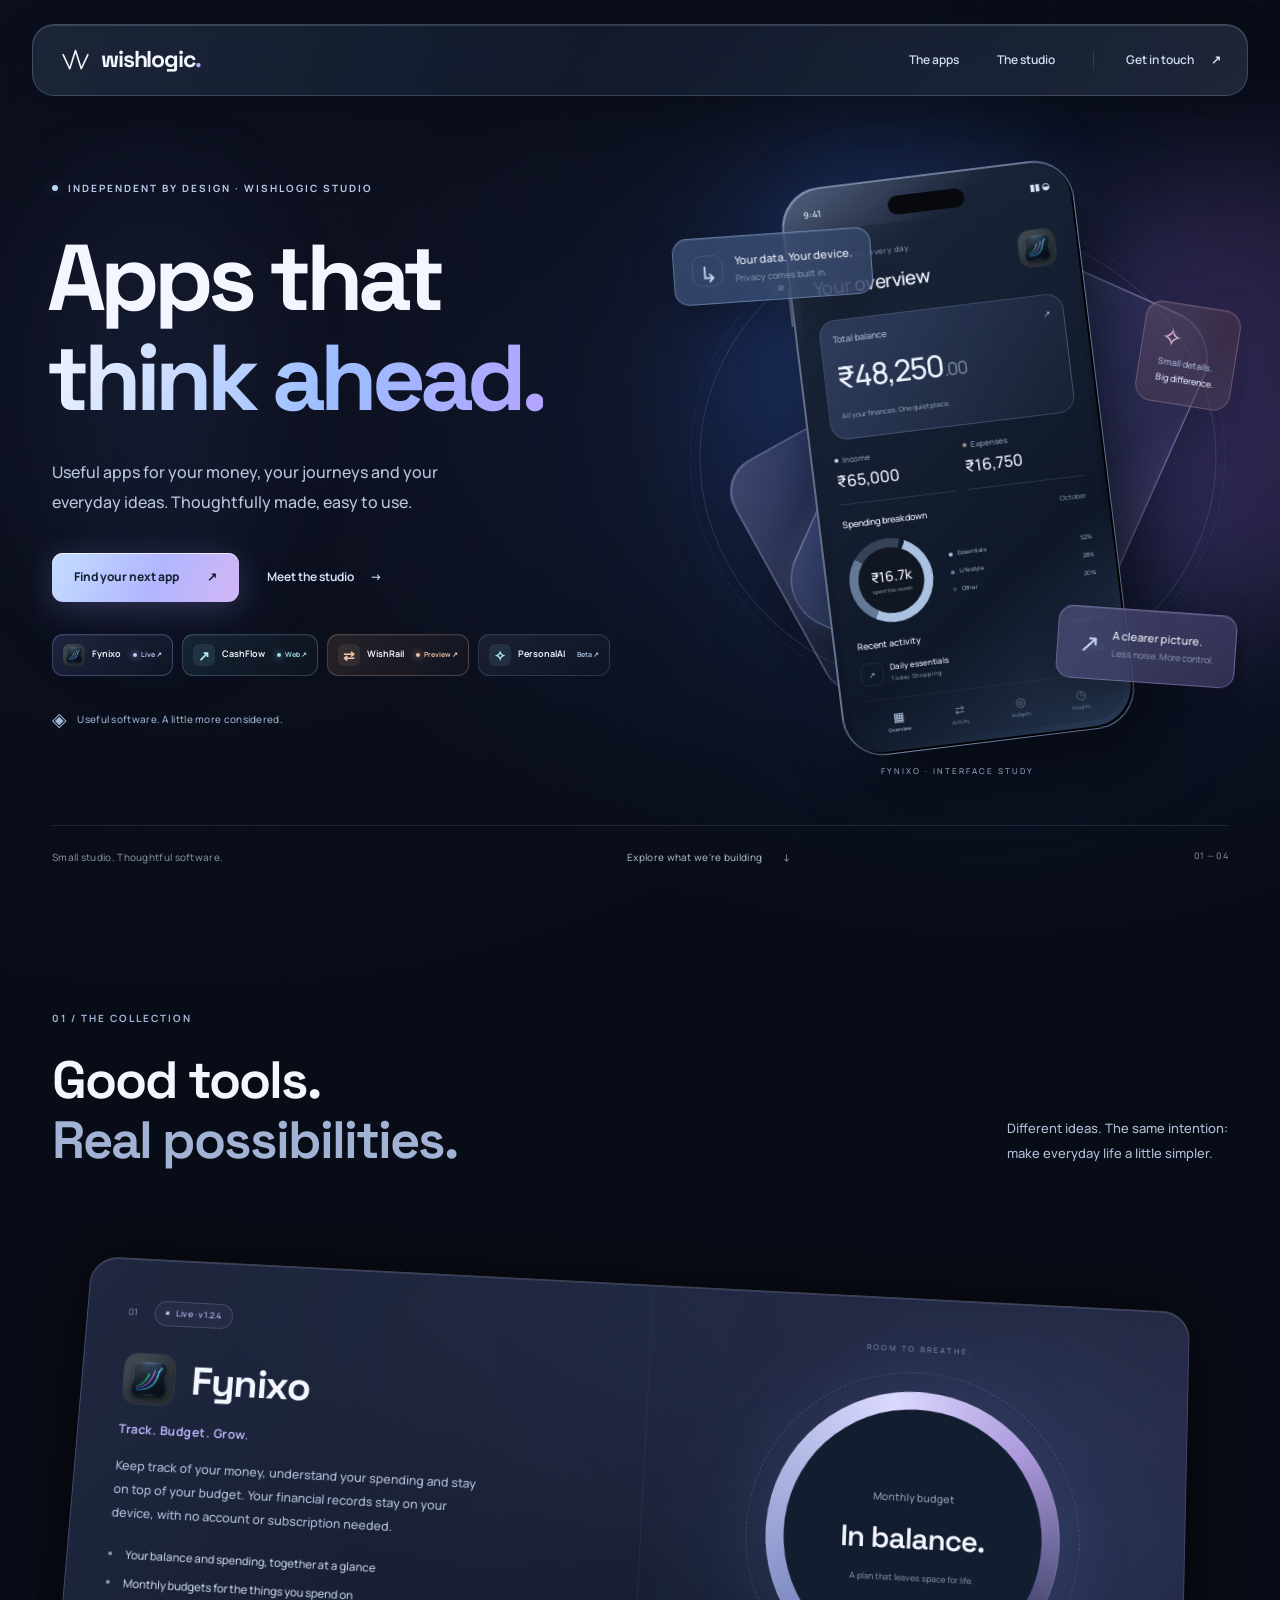
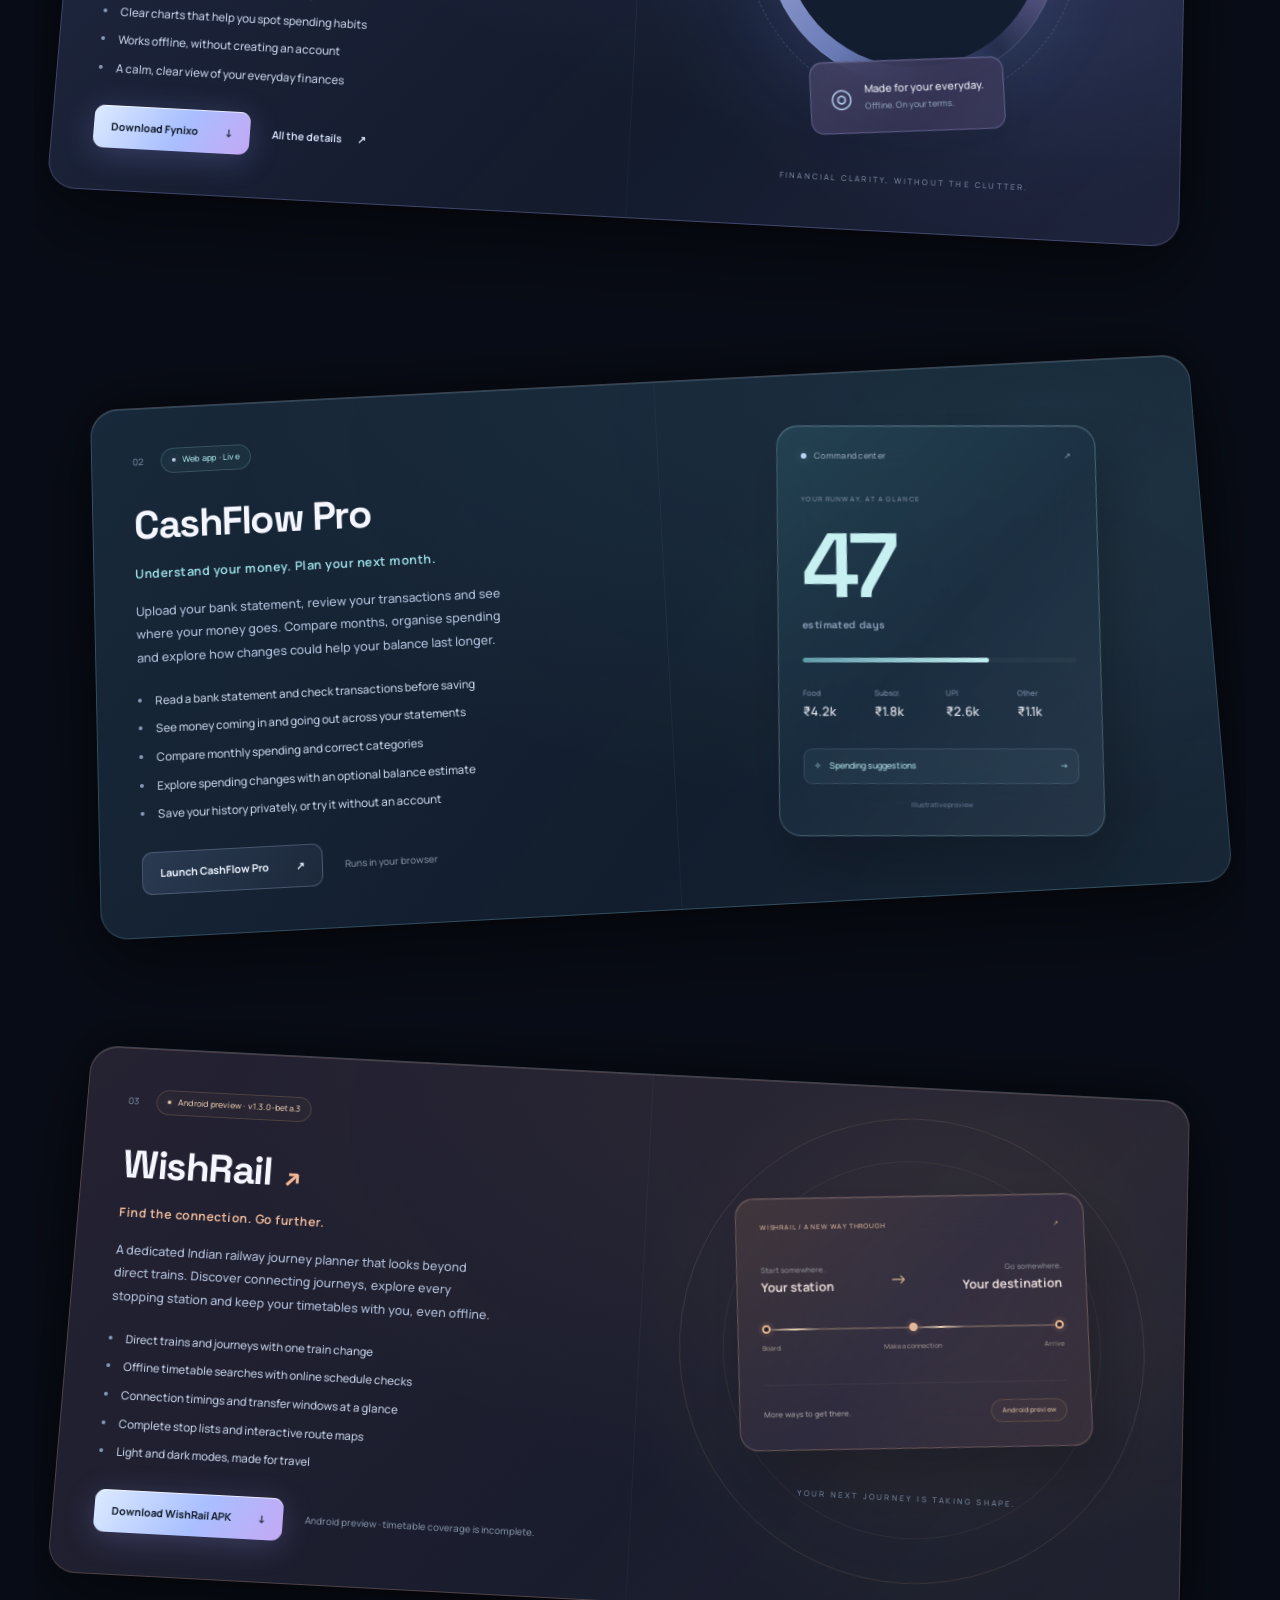
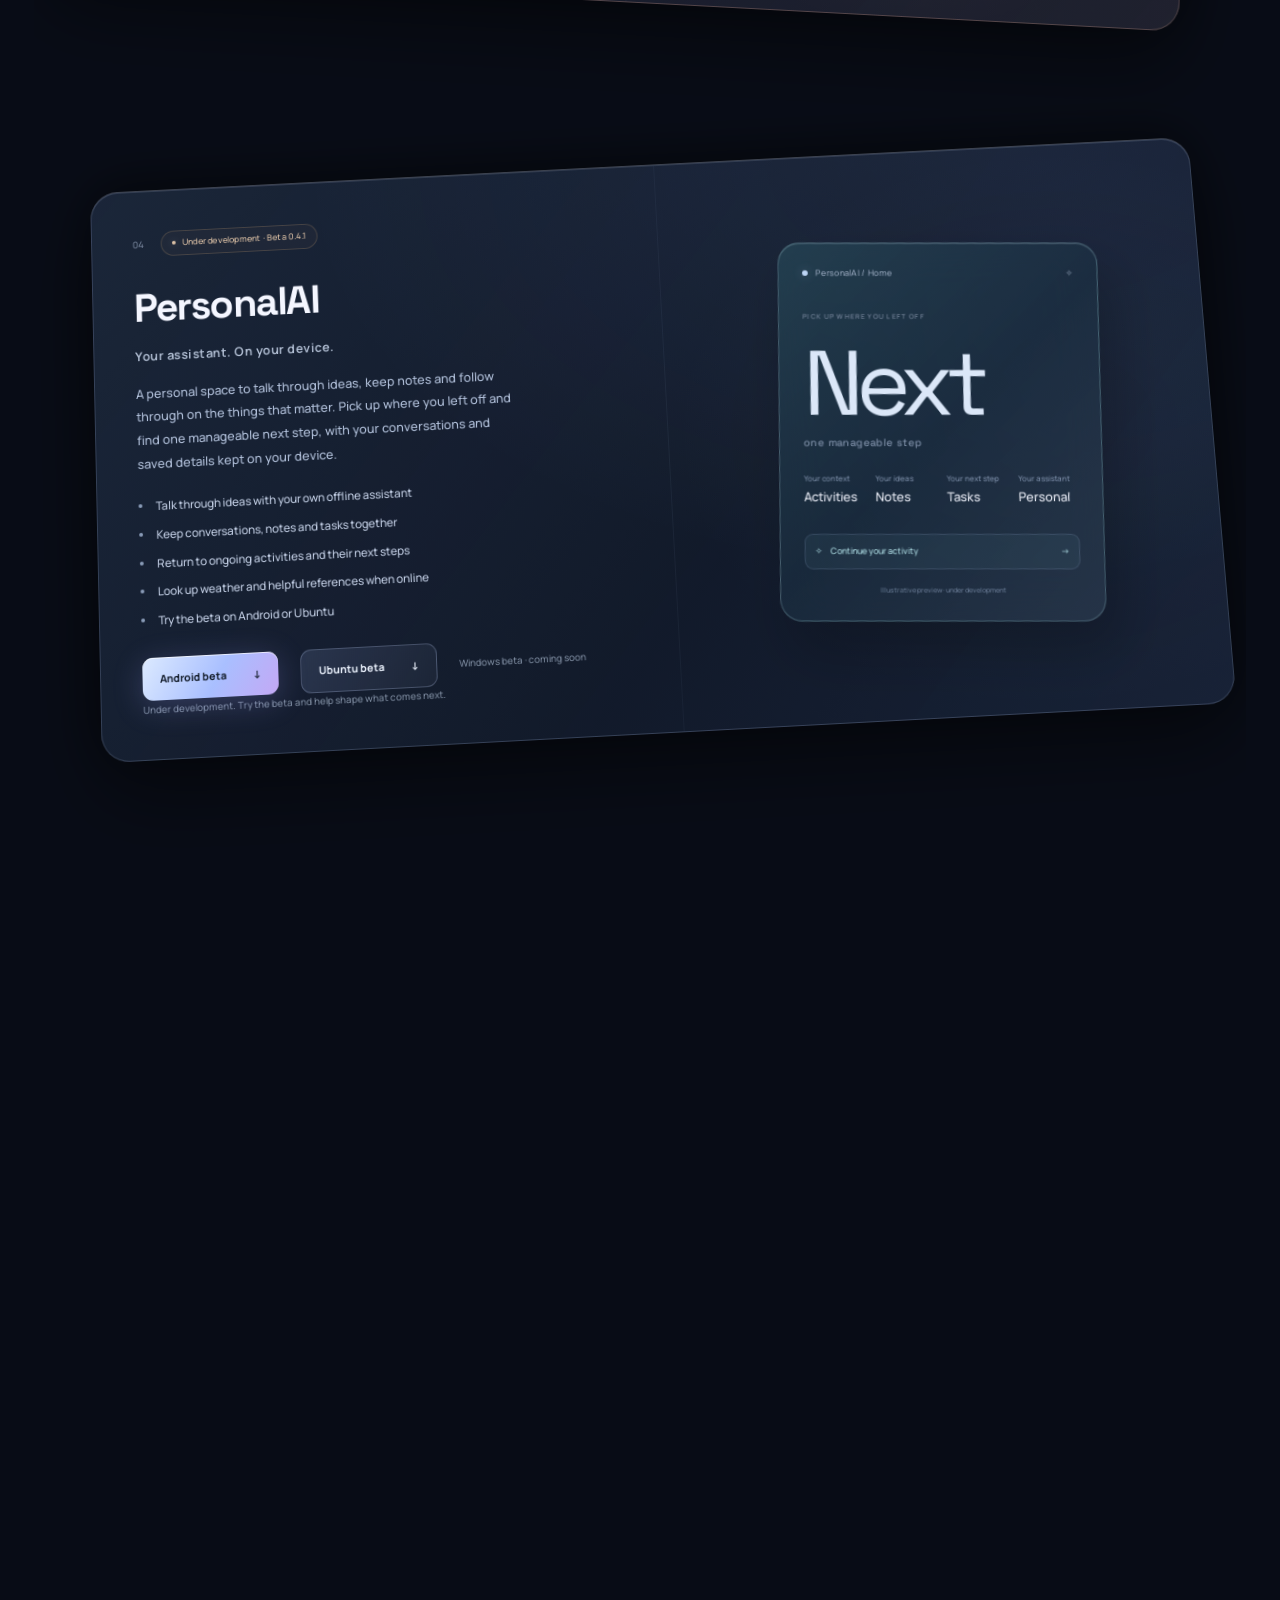
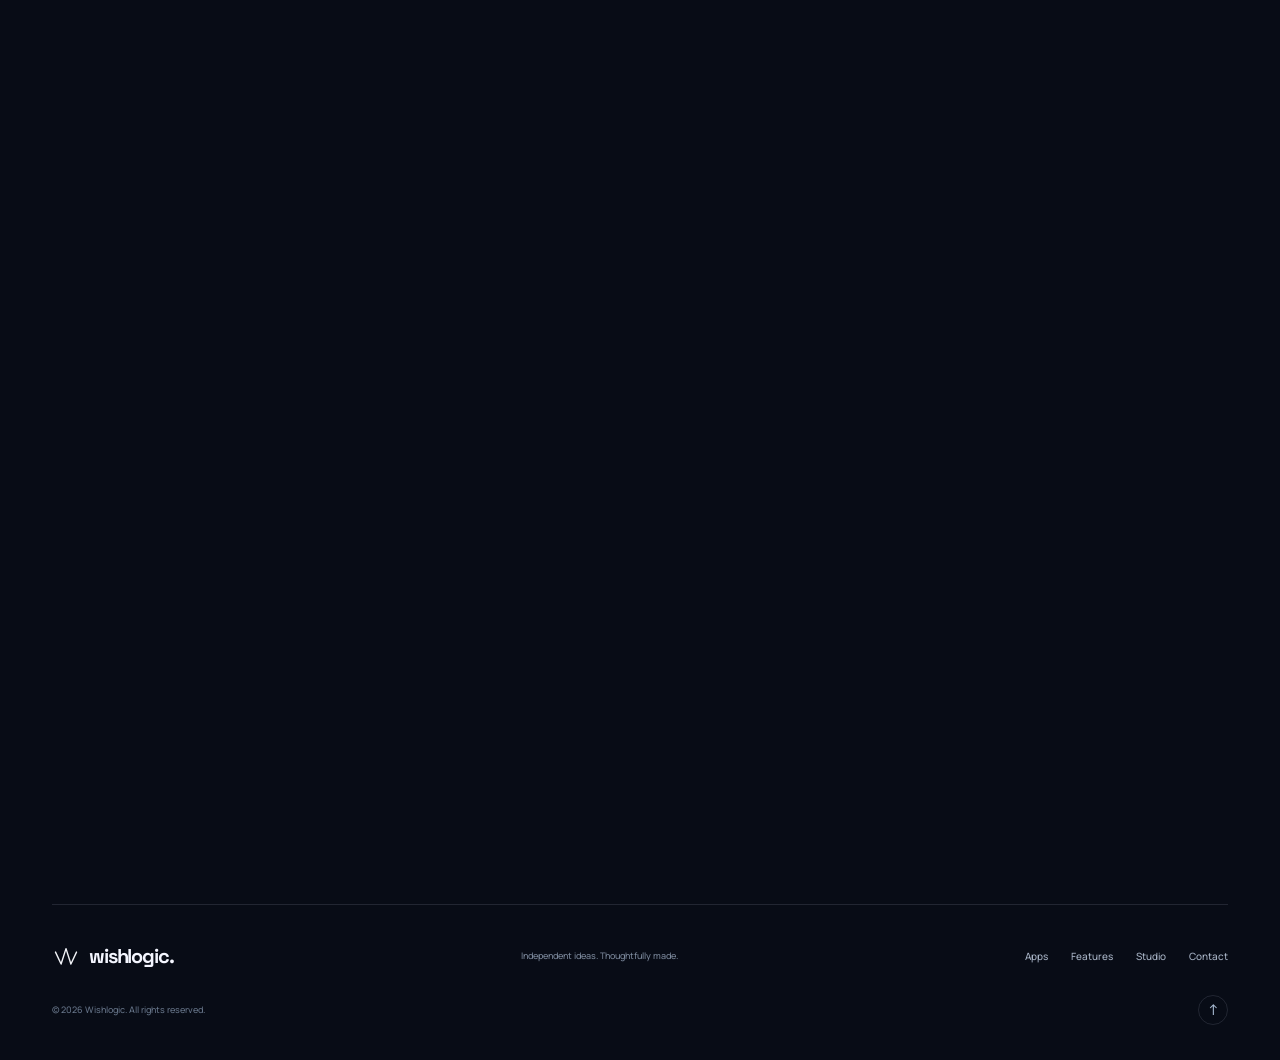
<file: index.html>
<!doctype html>
<html lang="en">
  <head>
    <meta charset="utf-8" />
    <meta name="viewport" content="width=device-width, initial-scale=1" />
    <meta name="theme-color" content="#090b10" />
    <meta
      name="description"
      content="Wishlogic is an independent studio building thoughtful, privacy-first apps. Meet Fynixo, CashFlow Pro, WishRail and the PersonalAI offline assistant."
    />
    <title>Wishlogic — Apps That Think Ahead</title>
    <link
      rel="icon"
      href="data:image/svg+xml,%3Csvg xmlns='http://www.w3.org/2000/svg' viewBox='0 0 64 64'%3E%3Crect width='64' height='64' rx='18' fill='%230b0e15'/%3E%3Cpath d='m12 23 9 21 11-26 11 26 9-21' fill='none' stroke='%23c6dcff' stroke-width='5' stroke-linecap='round' stroke-linejoin='round'/%3E%3C/svg%3E"
    />
    <link
      rel="preload"
      href="fonts/manrope.woff"
      as="font"
      type="font/woff"
      crossorigin
    />
    <link
      rel="preload"
      href="fonts/space-grotesk.woff"
      as="font"
      type="font/woff"
      crossorigin
    />
    <link rel="stylesheet" href="styles.css" />
    <script src="script.js" defer></script>
  </head>
  <body>
    <a class="skip-link" href="#main">Skip to content</a>
    <div class="ambient" aria-hidden="true">
      <span class="aurora aurora-blue"></span
      ><span class="aurora aurora-violet"></span
      ><span class="aurora aurora-pearl"></span>
    </div>
    <div class="reading-progress" aria-hidden="true"></div>
    <header class="site-header">
      <nav class="navigation glass" aria-label="Main navigation">
        <a class="brand" href="#top" aria-label="Wishlogic home"
          ><svg viewBox="0 0 40 40" aria-hidden="true">
            <path d="m5 13 8 17 7-22 7 22 8-17" /></svg
          ><span>wishlogic<span class="brand-dot">.</span></span></a
        >
        <div class="nav-links" id="navigation-links">
          <a href="#product">The apps</a><a href="#studio">The studio</a
          ><a href="#contact"
            >Get in touch <span aria-hidden="true">↗</span></a
          >
        </div>
        <button
          class="menu-toggle"
          aria-expanded="false"
          aria-controls="navigation-links"
          aria-label="Open navigation"
        >
          <span></span><span></span>
        </button>
      </nav>
    </header>
    <main id="main">
      <section class="hero section-wrap" id="top" aria-labelledby="hero-title">
        <div class="hero-copy">
          <p class="eyebrow">
            <span class="status-dot"></span> Independent by design · Wishlogic
            Studio
          </p>
          <h1 id="hero-title">
            Apps that<br /><span class="silver-text">think ahead.</span>
          </h1>
          <p class="hero-description">
            Useful apps for your money, your journeys and your everyday ideas.
            Thoughtfully made, easy to use.
          </p>
          <div class="hero-actions">
            <a class="button primary" href="#product"
              >Find your next app <span aria-hidden="true">↗</span></a
            ><a class="text-link" href="#studio"
              >Meet the studio <span aria-hidden="true">→</span></a
            >
          </div>
          <div class="hero-apps" aria-label="Explore our apps">
            <a href="#product"
              ><img
                src="fynixo_app_icon_1776662807743.png"
                width="22"
                height="22"
                alt=""
              />Fynixo <span>Live ↗</span></a
            >
            <a href="#cashflow"
              ><span class="app-glyph" aria-hidden="true">↗</span>CashFlow
              <span>Web ↗</span></a
            >
            <a href="#wishrail"
              ><span class="app-glyph rail-glyph" aria-hidden="true">⇄</span
              >WishRail <span>Preview ↗</span></a
            >
            <a href="#personalai"
              ><span class="app-glyph" aria-hidden="true">✧</span
              >PersonalAI <span>Beta ↗</span></a
            >
          </div>
          <div class="hero-note">
            <span class="tiny-mark" aria-hidden="true">◈</span> Useful software.
            A little more considered.
          </div>
        </div>
        <div
          class="hero-art"
          aria-label="Illustrative preview of Fynixo's finance dashboard"
        >
          <div class="glass-sculpture sculpture-back" aria-hidden="true"></div>
          <div class="glass-sculpture sculpture-front" aria-hidden="true"></div>
          <div class="orbit orbit-one" aria-hidden="true"></div>
          <div class="orbit orbit-two" aria-hidden="true"></div>
          <div class="floating-label glass">
            <span class="privacy-icon" aria-hidden="true">↳</span>
            <div>
              Your data. Your device.<small>Privacy comes built in.</small>
            </div>
          </div>
          <div class="device glass">
            <div class="device-top">
              <span>9:41</span><span class="device-island"></span
              ><span aria-hidden="true">▮▮ ◒</span>
            </div>
            <div class="device-content">
              <div class="app-welcome">
                <div>
                  <span class="micro">A little clarity, every day.</span>
                  <h3>Your overview</h3>
                </div>
                <img
                  src="fynixo_app_icon_1776662807743.png"
                  alt="Fynixo app icon"
                  width="38"
                  height="38"
                />
              </div>
              <div class="balance">
                <span>Total balance <span aria-hidden="true">↗</span></span
                ><strong>₹48,250<span>.00</span></strong
                ><small>All your finances. One quiet place.</small>
              </div>
              <div class="money-split">
                <div>
                  <span><i class="income-dot"></i> Income</span
                  ><strong>₹65,000</strong>
                </div>
                <div>
                  <span><i class="expense-dot"></i> Expenses</span
                  ><strong>₹16,750</strong>
                </div>
              </div>
              <div class="spending">
                <div class="mini-heading">
                  Spending breakdown <span>October</span>
                </div>
                <div class="spending-row">
                  <div class="donut">
                    <div>
                      <strong>₹16.7k</strong><span>spent this month</span>
                    </div>
                  </div>
                  <div class="chart-key">
                    <span><i></i> Essentials <b>52%</b></span
                    ><span><i></i> Lifestyle <b>28%</b></span
                    ><span><i></i> Other <b>20%</b></span>
                  </div>
                </div>
              </div>
              <div class="recent">
                <div class="mini-heading">
                  Recent activity <span>View all ↗</span>
                </div>
                <div class="transaction">
                  <span class="transaction-icon">↗</span>
                  <div>Daily essentials<small>Today · Shopping</small></div>
                  <strong>− ₹850</strong>
                </div>
                <div class="transaction">
                  <span class="transaction-icon">↓</span>
                  <div>Monthly salary<small>Income · October</small></div>
                  <strong>+ ₹65,000</strong>
                </div>
              </div>
              <div class="device-nav">
                <span>▦<small>Overview</small></span
                ><span>⇄<small>Activity</small></span
                ><span>◎<small>Budgets</small></span
                ><span>◷<small>Insights</small></span>
              </div>
            </div>
          </div>
          <div class="floating-badge glass" aria-hidden="true">
            <span>✧</span> Small details.<br /><b>Big difference.</b>
          </div>
          <div class="float-caption glass">
            <span class="float-symbol" aria-hidden="true">↗</span>
            <div>
              A clearer picture.<small>Less noise. More control.</small>
            </div>
          </div>
          <span class="mock-label">FYNIXO · INTERFACE STUDY</span>
        </div>
        <div class="hero-bottom">
          <span>Small studio. Thoughtful software.</span
          ><a href="#product"
            >Explore what we're building <span aria-hidden="true">↓</span></a
          ><span class="hero-index">01 — 04</span>
        </div>
      </section>
      <section
        class="products section-wrap"
        id="product"
        aria-labelledby="products-title"
      >
        <div class="section-heading reveal">
          <div>
            <p class="eyebrow">01 / The collection</p>
            <h2 id="products-title">
              Good tools.<br /><span class="muted">Real possibilities.</span>
            </h2>
          </div>
          <p>
            Different ideas. The same intention:<br />make everyday life a
            little simpler.
          </p>
        </div>
        <article class="product-card fynixo glass reveal">
          <div class="product-copy">
            <div class="product-meta">
              <span class="app-number">01</span
              ><span class="badge"><i></i> Live · v1.2.4</span>
            </div>
            <div class="product-identity">
              <img
                src="fynixo_app_icon_1776662807743.png"
                width="56"
                height="56"
                alt=""
              />
              <h3>Fynixo</h3>
            </div>
            <p class="product-tagline">Track. Budget. Grow.</p>
            <p class="product-description">
              Keep track of your money, understand your spending and stay on top
              of your budget. Your financial records stay on your device,
              with no account or subscription needed.
            </p>
            <ul class="feature-list">
              <li>Your balance and spending, together at a glance</li>
              <li>Monthly budgets for the things you spend on</li>
              <li>Clear charts that help you spot spending habits</li>
              <li>Works offline, without creating an account</li>
              <li>A calm, clear view of your everyday finances</li>
            </ul>
            <div class="product-actions">
              <a
                class="button primary"
                href="https://github.com/vishnurajkr/wishlogic/releases/download/fynixo-v1.2.4/Fynixo-1.2.4.apk"
                >Download Fynixo <span aria-hidden="true">↓</span></a
              ><a class="text-link" href="#features"
                >All the details <span aria-hidden="true">↗</span></a
              >
            </div>
          </div>
          <div
            class="fynixo-art"
            aria-label="Illustrative budget and spending preview"
          >
            <span class="art-overline">ROOM TO BREATHE.</span>
            <div class="big-ring">
              <div>
                <span>Monthly budget</span><strong>In balance.</strong
                ><small>A plan that leaves space for life.</small>
              </div>
            </div>
            <div class="budget-chip glass">
              <span>◎</span>
              <div>
                Made for your everyday.<small>Offline. On your terms.</small>
              </div>
            </div>
            <span class="art-footnote"
              >FINANCIAL CLARITY, WITHOUT THE CLUTTER.</span
            >
          </div>
        </article>
        <article class="product-card cashflow glass reveal" id="cashflow">
          <div class="product-copy">
            <div class="product-meta">
              <span class="app-number">02</span
              ><span class="badge"><i></i> Web app · Live</span>
            </div>
            <h3>CashFlow Pro</h3>
            <p class="product-tagline">Understand your money. Plan your next month.</p>
            <p class="product-description">
              Upload your bank statement, review your transactions and see where
              your money goes. Compare months, organise spending and explore
              how changes could help your balance last longer.
            </p>
            <ul class="feature-list">
              <li>Read a bank statement and check transactions before saving</li>
              <li>See money coming in and going out across your statements</li>
              <li>Compare monthly spending and correct categories</li>
              <li>Explore spending changes with an optional balance estimate</li>
              <li>Save your history privately, or try it without an account</li>
            </ul>
            <div class="product-actions">
              <a class="button secondary" href="/cashflow"
                >Launch CashFlow Pro <span aria-hidden="true">↗</span></a
              ><span class="inline-note">Runs in your browser</span>
            </div>
          </div>
          <div class="cashflow-art">
            <div class="command-panel glass">
              <div class="panel-top">
                <span><i class="status-dot"></i> Command center</span
                ><span>↗</span>
              </div>
              <span class="micro">YOUR RUNWAY, AT A GLANCE</span>
              <div class="survival">47<span>estimated days</span></div>
              <div class="runway-bar"><span></span></div>
              <div class="spend-grid">
                <div><span>Food</span><strong>₹4.2k</strong></div>
                <div><span>Subscr.</span><strong>₹1.8k</strong></div>
                <div><span>UPI</span><strong>₹2.6k</strong></div>
                <div><span>Other</span><strong>₹1.1k</strong></div>
              </div>
              <div class="strategy">
                <span>✧</span> Spending suggestions <span>→</span>
              </div>
              <span class="sample-label">Illustrative preview</span>
            </div>
          </div>
        </article>
        <article class="product-card wishrail glass reveal" id="wishrail">
          <div class="product-copy">
            <div class="product-meta">
              <span class="app-number">03</span
              ><span class="badge coming"><i></i> Android preview · v1.3.0-beta.3</span>
            </div>
            <h3>WishRail<span class="rail-spark">↗</span></h3>
            <p class="product-tagline">Find the connection. Go further.</p>
            <p class="product-description">
              A dedicated Indian railway journey planner that looks beyond
              direct trains. Discover connecting journeys, explore every
              stopping station and keep your timetables with you, even offline.
            </p>
            <ul class="feature-list">
              <li>Direct trains and journeys with one train change</li>
              <li>Offline timetable searches with online schedule checks</li>
              <li>Connection timings and transfer windows at a glance</li>
              <li>Complete stop lists and interactive route maps</li>
              <li>Light and dark modes, made for travel</li>
            </ul>
            <div class="product-actions">
              <a class="button primary"
                href="https://github.com/vishnurajkr/wishlogic/releases/download/wishrail-v1.3.0-beta.3/WishRail-1.3.0-beta.3.apk"
                >Download WishRail APK <span aria-hidden="true">↓</span></a
              ><span class="inline-note">Android preview · timetable coverage is incomplete.</span>
            </div>
          </div>
          <div class="rail-art">
            <div class="rail-orbit" aria-hidden="true"></div>
            <div class="rail-card glass">
              <div class="panel-top">
                <span>WISHRAIL / A NEW WAY THROUGH</span
                ><span aria-hidden="true">↗</span>
              </div>
              <div class="rail-stations">
                <div>
                  <span>Start somewhere.</span><strong>Your station</strong>
                </div>
                <span class="rail-direction" aria-hidden="true">→</span>
                <div>
                  <span>Go somewhere.</span><strong>Your destination</strong>
                </div>
              </div>
              <div class="route-line" aria-hidden="true">
                <i></i><span></span><i></i><span></span><i></i>
              </div>
              <div class="rail-legends">
                <span>Board</span><span>Make a connection</span
                ><span>Arrive</span>
              </div>
              <div class="rail-bottom">
                <span>More ways to get there.</span
                ><span class="badge coming">Android preview</span>
              </div>
            </div>
            <span class="art-footnote">YOUR NEXT JOURNEY IS TAKING SHAPE.</span>
          </div>
        </article>
        <article class="product-card personalai glass reveal" id="personalai">
          <div class="product-copy">
            <div class="product-meta">
              <span class="app-number">04</span
              ><span class="badge coming"><i></i> Under development · Beta 0.4.1</span>
            </div>
            <h3>PersonalAI</h3>
            <p class="product-tagline">Your assistant. On your device.</p>
            <p class="product-description">
              A personal space to talk through ideas, keep notes and follow
              through on the things that matter. Pick up where you left off
              and find one manageable next step, with your conversations and
              saved details kept on your device.
            </p>
            <ul class="feature-list">
              <li>Talk through ideas with your own offline assistant</li>
              <li>Keep conversations, notes and tasks together</li>
              <li>Return to ongoing activities and their next steps</li>
              <li>Look up weather and helpful references when online</li>
              <li>Try the beta on Android or Ubuntu</li>
            </ul>
            <div class="product-actions">
              <a class="button primary"
                href="https://github.com/vishnurajkr/personal-ai-downloads/releases/download/v0.4.1-preview/PersonalAI-android-arm64-preview.apk"
                >Android beta <span aria-hidden="true">↓</span></a>
              <a class="button secondary"
                href="https://github.com/vishnurajkr/personal-ai-downloads/releases/download/v0.4.1-preview/PersonalAI-linux-x64.tar.gz"
                >Ubuntu beta <span aria-hidden="true">↓</span></a>
              <span class="inline-note">Windows beta · coming soon</span>
            </div>
            <p class="inline-note">
              Under development. Try the beta and help shape what comes next.
            </p>
          </div>
          <div class="cashflow-art" aria-label="Illustrative PersonalAI activity preview">
            <div class="command-panel glass">
              <div class="panel-top">
                <span><i class="status-dot"></i> PersonalAI / Home</span>
                <span aria-hidden="true">✧</span>
              </div>
              <span class="micro">PICK UP WHERE YOU LEFT OFF</span>
              <div class="survival">Next<span>one manageable step</span></div>
              <div class="spend-grid">
                <div><span>Your context</span><strong>Activities</strong></div>
                <div><span>Your ideas</span><strong>Notes</strong></div>
                <div><span>Your next step</span><strong>Tasks</strong></div>
                <div><span>Your assistant</span><strong>Personal</strong></div>
              </div>
              <div class="strategy">
                <span aria-hidden="true">✧</span> Continue your activity
                <span aria-hidden="true">→</span>
              </div>
              <span class="sample-label">Illustrative preview · under development</span>
            </div>
          </div>
        </article>
      </section>
      <section
        class="features section-wrap"
        id="features"
        aria-labelledby="features-title"
      >
        <div class="section-heading reveal">
          <div>
            <p class="eyebrow">02 / Inside Fynixo</p>
            <h2 id="features-title">
              Everything you need.<br /><span class="muted"
                >Nothing you don't.</span
              >
            </h2>
          </div>
          <p>Considered in the details.<br />Effortless in the everyday.</p>
        </div>
        <div class="feature-grid">
          <article class="feature-item reveal">
            <span class="feature-icon" aria-hidden="true">▥</span
            ><span class="feature-index">01</span>
            <h3>Intelligent dashboard</h3>
            <p>
              See your total balance, income vs expenses, and a live spending
              breakdown donut chart — all on one screen. No menus to dig
              through, no clutter.
            </p>
          </article>
          <article class="feature-item reveal">
            <span class="feature-icon" aria-hidden="true">⇄</span
            ><span class="feature-index">02</span>
            <h3>Transaction management</h3>
            <p>
              Add and edit transactions, find a past payment or filter spending
              by category. Your records stay easy to browse.
            </p>
          </article>
          <article class="feature-item reveal">
            <span class="feature-icon" aria-hidden="true">◎</span
            ><span class="feature-index">03</span>
            <h3>Smart budgeting</h3>
            <p>
              Set monthly limits per category. Fynixo tracks your progress and
              warns you before you overspend.
            </p>
          </article>
          <article class="feature-item reveal">
            <span class="feature-icon" aria-hidden="true">⌑</span
            ><span class="feature-index">04</span>
            <h3>Privacy first</h3>
            <p>
              Your financial records stay on your device. Fynixo works without
              an account or subscription.
            </p>
          </article>
          <article class="feature-item reveal">
            <span class="feature-icon" aria-hidden="true">✧</span
            ><span class="feature-index">05</span>
            <h3>Comfortable to use</h3>
            <p>
              A clear layout, readable charts and a comfortable dark theme make
              it easy to check in on your money.
            </p>
          </article>
        </div>
        <div class="stack reveal">
          <span class="eyebrow">Built with intention</span>
          <div>
            <span>Simple <small>Easy to find your way around</small></span
            ><span>Private <small>Your records stay on your device</small></span
            ><span>Clear <small>Understand your spending at a glance</small></span
            ><span>Offline <small>Check your money wherever you are</small></span
            ><span>Independent <small>Made with care by a small studio</small></span
            >
          </div>
        </div>
      </section>
      <section
        class="studio section-wrap"
        id="studio"
        aria-labelledby="studio-title"
      >
        <div class="studio-story reveal">
          <p class="eyebrow">03 / The independent spirit</p>
          <h2 id="studio-title">
            One person.<br />Plenty of
            <span class="silver-text">possibility.</span>
          </h2>
          <p>
            Wishlogic is an independent studio making useful software for
            everyday life, with care for your time and your privacy.
          </p>
          <p>
            From managing money with Fynixo and CashFlow to planning journeys
            with WishRail and keeping ideas moving with PersonalAI, each app
            starts with a practical need. The previews are still growing,
            and your feedback helps shape them.
          </p>
          <a class="text-link" href="#contact"
            >Say hello <span aria-hidden="true">↗</span></a
          >
        </div>
        <div class="roadmap glass reveal">
          <div class="roadmap-header">
            <span class="eyebrow">What we’re building</span
            ><span aria-hidden="true">↗</span>
          </div>
          <div class="roadmap-row">
            <span class="roadmap-symbol">↗</span>
            <div>WishRail<small>Connections across Indian railways</small></div>
            <span class="roadmap-status">Android preview</span>
          </div>
          <div class="roadmap-row">
            <span class="roadmap-symbol">◈</span>
            <div>PersonalAI<small>Your ideas, notes and next steps</small></div>
            <span class="roadmap-status">Under development</span>
          </div>
          <div class="roadmap-row">
            <span class="roadmap-symbol">⌘</span>
            <div>CashFlow Pro<small>Understand your statement and spending</small></div>
            <span class="roadmap-status">Live</span>
          </div>
          <div class="roadmap-row">
            <span class="roadmap-symbol">▥</span>
            <div>Fynixo<small>Your everyday money tracker</small></div>
            <span class="roadmap-status">Android · Live</span>
          </div>
          <div class="roadmap-row">
            <span class="roadmap-symbol">+</span>
            <div>PersonalAI for Windows<small>A desktop beta is on the way</small></div>
            <span class="roadmap-status">Coming soon</span>
          </div>
        </div>
      </section>
      <section
        class="closing section-wrap reveal"
        aria-labelledby="closing-title"
      >
        <p class="eyebrow">04 / Make room for clarity</p>
        <h2 id="closing-title">
          A little less friction.<br /><span class="silver-text"
            >A lot more living.</span
          >
        </h2>
        <p>
          Find a little more clarity in your day.<br />Explore our apps for
          managing money, planning journeys and keeping ideas moving.
        </p>
        <div class="hero-actions">
          <a
            class="button primary"
            href="#product"
            >Explore the apps <span aria-hidden="true">↓</span></a
          ><a class="text-link" href="#contact"
            >Contact Wishlogic <span aria-hidden="true">↗</span></a
          >
        </div>
        <div class="closing-glow" aria-hidden="true"></div>
      </section>
      <section class="section-wrap contact-section reveal" id="contact" aria-labelledby="contact-title">
        <div class="section-heading">
          <div>
            <p class="eyebrow">05 / Say hello</p>
            <h2 id="contact-title">A thought. A question.<br /><span class="muted">We’re listening.</span></h2>
          </div>
          <p>Share feedback, ask about an app<br />or tell us what could be better.</p>
        </div>
        <form class="glass contact-form" action="https://formspree.io/f/xrppppdj" method="post" aria-describedby="contact-privacy">
          <div class="contact-fields">
            <label for="contact-name">Your name
              <input id="contact-name" name="name" autocomplete="name" maxlength="120" required />
            </label>
            <label for="contact-email">Your email
              <input id="contact-email" name="email" type="email" autocomplete="email" maxlength="254" required />
            </label>
          </div>
          <label for="contact-message">Your message
            <textarea id="contact-message" name="message" rows="5" minlength="10" maxlength="5000" required></textarea>
          </label>
          <div hidden aria-hidden="true">
            <label>Leave this blank<input name="_gotcha" tabindex="-1" autocomplete="off" /></label>
          </div>
          <p class="inline-note" id="contact-privacy">Your details are used to reply to your message. Messages are handled by Formspree.</p>
          <div class="product-actions">
            <button type="submit" class="button primary">Send message <span aria-hidden="true">↗</span></button>
            <p class="contact-status" role="status" aria-live="polite" aria-atomic="true"></p>
          </div>
          <noscript><p class="inline-note">Sending will open Formspree’s confirmation page.</p></noscript>
        </form>
      </section>
    </main>
    <footer class="footer section-wrap">
      <a class="brand" href="#top"
        ><svg viewBox="0 0 40 40" aria-hidden="true">
          <path d="m5 13 8 17 7-22 7 22 8-17" /></svg
        ><span>wishlogic.</span></a
      ><span>Independent ideas. Thoughtfully made.</span>
      <div class="footer-links">
        <a href="#product">Apps</a><a href="#features">Features</a
        ><a href="#studio">Studio</a
        ><a href="#contact">Contact</a>
      </div>
      <small
        >© <span id="year">2026</span> Wishlogic. All rights reserved.</small
      ><a class="back-top" href="#top" aria-label="Back to top">↑</a>
    </footer>
  </body>
</html>
</file>
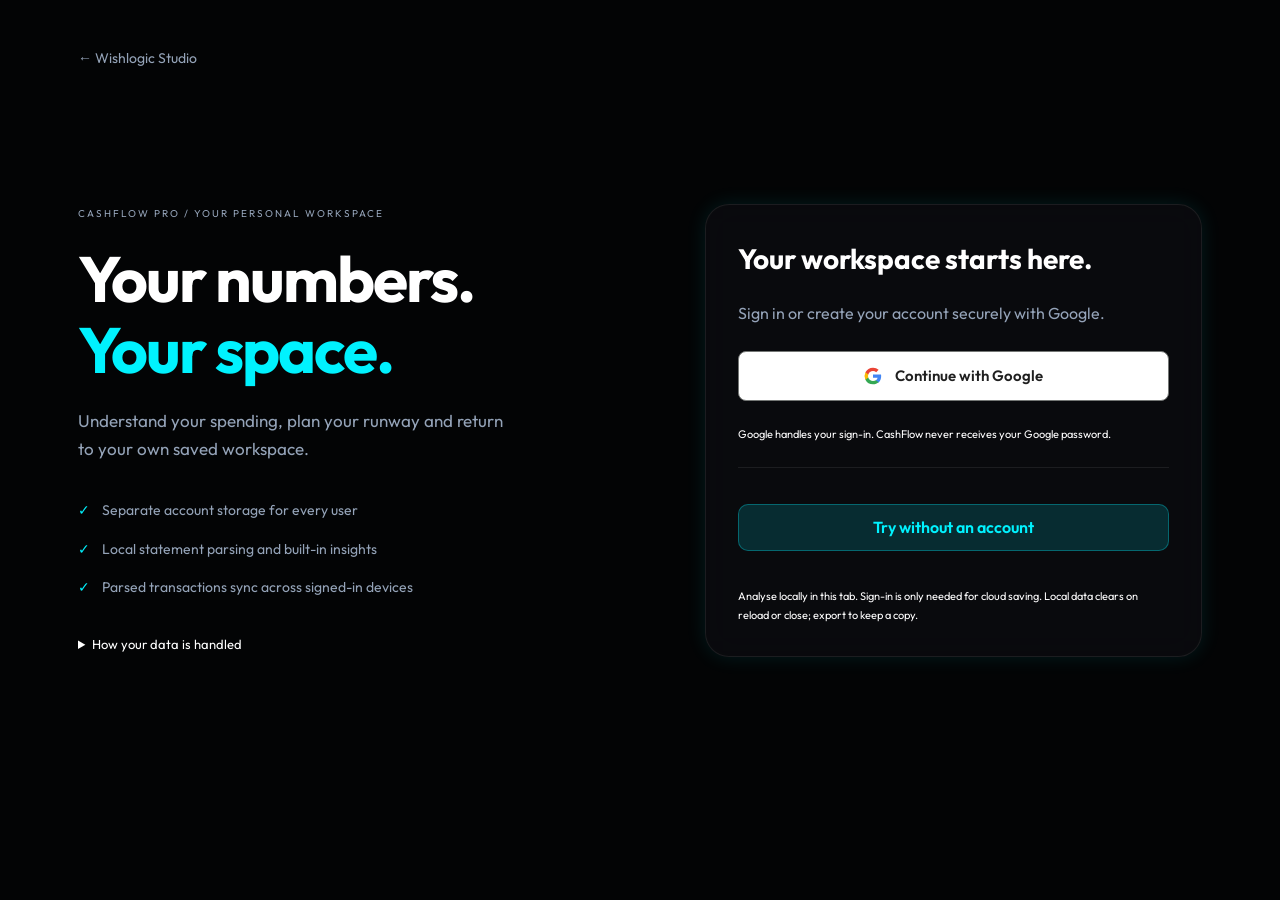
<file: cashflow/index.html>
<!doctype html>
<html lang="en">
  <head>
    <meta charset="UTF-8" />
    <meta name="viewport" content="width=device-width, initial-scale=1.0" />
    <title>CashFlow Pro: Personal Cash Flow</title>
    <script type="module" crossorigin src="/cashflow/assets/index-DKtm56tN.js"></script>
    <link rel="stylesheet" crossorigin href="/cashflow/assets/index-Bir1x2K1.css">
  </head>
  <body>
    <div id="root"></div>
  </body>
</html>
</file>
<file: styles.css>
:root {
  color-scheme: dark;
  --bg: #090b10;
  --text: #f1f3f7;
  --muted: #939cab;
  --accent: #b9d4ff;
  --line: rgba(216, 230, 255, 0.12);
  --glass: rgba(27, 33, 45, 0.48);
  --ease: cubic-bezier(0.22, 1, 0.36, 1);
}
* {
  box-sizing: border-box;
}
html {
  scroll-behavior: smooth;
  scroll-padding-top: 110px;
}
body {
  margin: 0;
  background: var(--bg);
  color: var(--text);
  font-family: Inter, "Helvetica Neue", Arial, sans-serif;
  font-size: 15px;
  line-height: 1.65;
  -webkit-font-smoothing: antialiased;
}
::selection {
  background: #bdd6ff;
  color: #090b10;
}
a {
  color: inherit;
  text-decoration: none;
}
button {
  font: inherit;
}
a,
button {
  -webkit-tap-highlight-color: transparent;
}
a:focus-visible,
button:focus-visible {
  outline: 2px solid var(--accent);
  outline-offset: 6px;
}
img {
  max-width: 100%;
  display: block;
}
p,
h1,
h2,
h3 {
  margin: 0;
}
button,
a {
  touch-action: manipulation;
}
.section-wrap {
  width: min(1200px, calc(100% - 104px));
  margin-inline: auto;
}
.glass {
  background: linear-gradient(
    125deg,
    rgba(151, 173, 210, 0.095),
    rgba(67, 81, 106, 0.035) 60%,
    rgba(121, 150, 191, 0.075)
  );
  border: 1px solid var(--line);
  box-shadow:
    inset 0 1px 0 rgba(255, 255, 255, 0.055),
    0 18px 55px rgba(0, 0, 0, 0.12);
  backdrop-filter: blur(24px);
  -webkit-backdrop-filter: blur(24px);
}
.ambient {
  position: absolute;
  inset: 0 0 auto;
  height: 1000px;
  pointer-events: none;
  overflow: hidden;
  background:
    radial-gradient(
      ellipse at 76% 29%,
      rgba(75, 106, 157, 0.13),
      transparent 45%
    ),
    radial-gradient(
      ellipse at 10% 0%,
      rgba(99, 131, 168, 0.055),
      transparent 50%
    );
}
.ambient:after {
  content: "";
  position: absolute;
  inset: 0;
  background-image:
    linear-gradient(rgba(158, 179, 215, 0.025) 1px, transparent 1px),
    linear-gradient(90deg, rgba(158, 179, 215, 0.025) 1px, transparent 1px);
  background-size: 88px 88px;
  mask-image: linear-gradient(#000, transparent);
}
.skip-link {
  position: fixed;
  left: 20px;
  top: -80px;
  z-index: 200;
  padding: 12px 20px;
  background: var(--accent);
  color: var(--bg);
  border-radius: 8px;
}
.skip-link:focus {
  top: 12px;
}
.site-header {
  position: fixed;
  top: 24px;
  left: 0;
  right: 0;
  z-index: 100;
  padding-inline: 32px;
}
.navigation {
  max-width: 1248px;
  height: 72px;
  margin: auto;
  border-radius: 22px;
  padding: 0 26px;
  display: flex;
  align-items: center;
  justify-content: space-between;
  background-color: rgba(13, 17, 25, 0.68);
  transition:
    background-color 0.4s,
    border-color 0.4s,
    box-shadow 0.4s;
}
.scrolled .navigation {
  background-color: rgba(13, 17, 25, 0.92);
  border-color: rgba(216, 230, 255, 0.2);
  box-shadow: 0 12px 45px #0005;
}
.brand {
  display: inline-flex;
  align-items: center;
  gap: 9px;
  font-size: 23px;
  font-weight: 650;
  letter-spacing: -1.15px;
}
.brand svg {
  width: 33px;
  height: 33px;
  fill: none;
  stroke: var(--text);
  stroke-width: 2;
  stroke-linecap: round;
  stroke-linejoin: round;
}
.brand-dot {
  color: var(--accent);
}
.nav-links {
  display: flex;
  align-items: center;
  gap: 38px;
  font-size: 12px;
  color: #bcc3ce;
}
.nav-links a {
  transition: color 0.25s;
}
.nav-links a:hover {
  color: #fff;
}
.nav-links a:last-child {
  border-left: 1px solid var(--line);
  padding-left: 32px;
}
.nav-links a span {
  margin-left: 15px;
}
.menu-toggle {
  display: none;
}
.hero {
  min-height: 860px;
  height: min(1000px, 100svh);
  position: relative;
  display: grid;
  grid-template-columns: 1.12fr 1fr;
  align-items: center;
  padding-top: 125px;
  padding-bottom: 110px;
  gap: 20px;
}
.hero-copy {
  position: relative;
  z-index: 2;
}
.eyebrow {
  font-size: 10px;
  font-weight: 550;
  letter-spacing: 2px;
  text-transform: uppercase;
  color: #a0acbe;
  display: flex;
  align-items: center;
  gap: 10px;
}
.status-dot {
  display: inline-block;
  width: 6px;
  height: 6px;
  border-radius: 50%;
  background: #bdd5f5;
  box-shadow: 0 0 12px #bdd5f54d;
  flex-shrink: 0;
}
h1 {
  font-size: clamp(70px, 7.5vw, 108px);
  font-weight: 500;
  letter-spacing: -7px;
  line-height: 1.03;
  margin-top: 31px;
  margin-left: -5px;
}
.silver-text {
  background: linear-gradient(110deg, #f5f6fa 5%, #b8c3d6 45%, #7d8b9f 100%);
  -webkit-background-clip: text;
  background-clip: text;
  color: transparent;
}
.hero-description {
  max-width: 390px;
  margin-top: 29px;
  font-size: 16px;
  line-height: 1.85;
  color: #9ba5b5;
}
.hero-actions {
  display: flex;
  align-items: center;
  gap: 28px;
  margin-top: 35px;
}
.button {
  min-height: 49px;
  padding: 13px 22px;
  display: inline-flex;
  align-items: center;
  justify-content: center;
  gap: 28px;
  border-radius: 11px;
  font-size: 12px;
  font-weight: 600;
  transition:
    transform 0.35s var(--ease),
    box-shadow 0.35s,
    background 0.35s;
  white-space: nowrap;
}
.button:hover {
  transform: translateY(-3px);
}
.primary {
  background: linear-gradient(155deg, #e7effc, #b9cde9);
  color: #172130;
  box-shadow:
    inset 0 1px #fff,
    0 5px 24px #9fbeed13;
}
.primary:hover {
  box-shadow: 0 8px 30px #bdd5ff30;
}
.secondary {
  background: rgba(177, 200, 236, 0.08);
  border: 1px solid rgba(192, 214, 247, 0.25);
  color: #e6edf8;
}
.secondary:hover {
  background: rgba(177, 200, 236, 0.15);
}
.text-link {
  font-size: 12px;
  color: #c8d0dd;
  display: inline-flex;
  align-items: center;
  gap: 16px;
  transition: color 0.25s;
}
.text-link:hover {
  color: #fff;
}
.text-link span {
  transition: transform 0.3s;
}
.text-link:hover span {
  transform: translate(3px, -2px);
}
.hero-note {
  display: flex;
  align-items: center;
  gap: 10px;
  margin-top: 56px;
  font-size: 10px;
  letter-spacing: 0.3px;
  color: #778293;
}
.tiny-mark {
  font-size: 19px;
  color: #a1b7d8;
}
.hero-art {
  position: relative;
  min-height: 600px;
  display: flex;
  justify-content: center;
  align-items: center;
  perspective: 1200px;
}
.orbit {
  position: absolute;
  border: 1px solid #adc7f012;
  border-radius: 50%;
  width: 470px;
  height: 470px;
  transform: rotate(-25deg) scaleX(1.1);
}
.orbit-two {
  width: 570px;
  height: 570px;
  border-color: #adc7f008;
}
.device {
  position: relative;
  width: 294px;
  height: 572px;
  border-radius: 41px;
  background: linear-gradient(
    145deg,
    #26303c,
    #121720 25%,
    #0d131c 70%,
    #1b2432
  );
  padding: 8px;
  transform: rotate(-7deg);
  border: 1px solid #93a7c447;
  box-shadow:
    inset 1px 1px 0 #e4f0ff3b,
    inset -2px -2px 0 #000,
    20px 35px 65px #0008,
    0 0 100px #7a9bc011;
  transition: transform 1s var(--ease);
}
.hero-art:hover .device {
  transform: rotate(-3deg) translateY(-5px);
}
.device:before {
  content: "";
  position: absolute;
  top: 96px;
  left: -3px;
  height: 39px;
  width: 2px;
  border-radius: 2px;
  background: #596477;
}
.device-top {
  height: 35px;
  padding: 2px 14px 0;
  display: flex;
  align-items: center;
  justify-content: space-between;
  font-size: 9px;
  font-weight: 600;
  color: #dae4f4;
}
.device-island {
  width: 77px;
  height: 19px;
  border-radius: 30px;
  background: #07090e;
}
.device-content {
  padding: 18px 15px;
  overflow: hidden;
  border-radius: 0 0 33px 33px;
}
.app-welcome {
  display: flex;
  align-items: center;
  justify-content: space-between;
}
.micro {
  font-size: 8px;
  letter-spacing: 0.4px;
  color: #8290a6;
}
.app-welcome h3 {
  font-size: 19px;
  letter-spacing: -0.6px;
  font-weight: 550;
  margin-top: 4px;
}
.app-welcome img {
  border-radius: 12px;
  border: 1px solid #ffffff17;
}
.balance {
  margin-top: 22px;
  border: 1px solid #c7dcff14;
  background: linear-gradient(120deg, #6d8cbd1f, #92b5ff05);
  border-radius: 17px;
  padding: 15px;
}
.balance > span {
  display: flex;
  justify-content: space-between;
  font-size: 9px;
  color: #adbbd0;
}
.balance > strong {
  display: block;
  font-size: 30px;
  font-weight: 500;
  letter-spacing: -1.2px;
  margin-top: 5px;
}
.balance > strong > span {
  font-size: 18px;
  color: #738097;
}
.balance > small {
  font-size: 7px;
  color: #8a99af;
}
.money-split {
  display: grid;
  grid-template-columns: 1fr 1fr;
  gap: 12px;
  margin-top: 18px;
}
.money-split > div {
  border-bottom: 1px solid var(--line);
  padding-bottom: 12px;
}
.money-split span {
  font-size: 8px;
  color: #8f9bb0;
  display: flex;
  align-items: center;
  gap: 4px;
}
.money-split strong {
  display: block;
  font-size: 16px;
  font-weight: 500;
  margin-top: 2px;
}
.money-split i {
  width: 4px;
  height: 4px;
  border-radius: 50%;
  background: #bfd2f2;
}
.money-split .expense-dot {
  background: #a4947e;
}
.spending {
  margin-top: 18px;
}
.mini-heading {
  display: flex;
  align-items: center;
  justify-content: space-between;
  font-size: 9px;
  font-weight: 500;
}
.mini-heading > span {
  color: #79879c;
  font-size: 7px;
}
.spending-row {
  display: flex;
  gap: 18px;
  align-items: center;
  margin-top: 13px;
}
.donut {
  width: 93px;
  height: 93px;
  flex-shrink: 0;
  border-radius: 50%;
  background: conic-gradient(
    #abc1e1 0 51%,
    #657896 51% 78%,
    #354257 78% 98%,
    transparent 98%
  );
  padding: 9px;
  transform: rotate(25deg);
}
.donut > div {
  height: 100%;
  border-radius: 50%;
  background: #111722;
  display: flex;
  flex-direction: column;
  justify-content: center;
  align-items: center;
  transform: rotate(-25deg);
}
.donut strong {
  font-size: 14px;
  font-weight: 500;
}
.donut span {
  font-size: 5px;
  color: #8897ad;
}
.chart-key {
  flex: 1;
  display: grid;
  gap: 8px;
  font-size: 6px;
  color: #9eaabf;
}
.chart-key > span {
  display: flex;
  align-items: center;
  gap: 5px;
}
.chart-key i {
  background: #abc1e1;
  width: 4px;
  height: 4px;
  border-radius: 50%;
}
.chart-key > span:nth-child(2) i {
  background: #657896;
}
.chart-key > span:nth-child(3) i {
  background: #354257;
}
.chart-key b {
  margin-left: auto;
  font-weight: 400;
  color: #a8b9d0;
}
.recent {
  margin-top: 20px;
}
.transaction {
  display: flex;
  align-items: center;
  gap: 7px;
  margin-top: 12px;
  font-size: 8px;
}
.transaction-icon {
  height: 23px;
  width: 23px;
  border: 1px solid #c7dcff14;
  border-radius: 7px;
  display: grid;
  place-items: center;
  color: #adbbd0;
}
.transaction > div {
  flex: 1;
}
.transaction small {
  display: block;
  font-size: 6px;
  color: #7f8ba0;
  margin-top: 1px;
}
.transaction strong {
  font-size: 8px;
  font-weight: 500;
}
.device-nav {
  display: flex;
  justify-content: space-around;
  border-top: 1px solid #ffffff0b;
  margin-top: 18px;
  padding-top: 9px;
  text-align: center;
  font-size: 12px;
  color: #6d7c92;
}
.device-nav > span:first-child {
  color: #c2d6f6;
}
.device-nav small {
  display: block;
  font-size: 5px;
}
.floating-label,
.float-caption {
  position: absolute;
  z-index: 3;
  display: flex;
  align-items: center;
  gap: 12px;
  border-radius: 15px;
  background-color: #151d2cb8;
  font-size: 11px;
  font-weight: 500;
  box-shadow: 0 15px 40px #0004;
}
.floating-label {
  top: 88px;
  left: -8px;
  padding: 15px 18px;
  transform: rotate(-4deg);
}
.floating-label small,
.float-caption small {
  display: block;
  color: #8d9bb0;
  font-weight: 400;
  font-size: 9px;
  margin-top: 2px;
}
.privacy-icon {
  display: grid;
  place-items: center;
  width: 31px;
  height: 31px;
  border-radius: 10px;
  border: 1px solid #c7dcff20;
  color: #c4d6f1;
  font-size: 22px;
}
.float-caption {
  bottom: 94px;
  right: -4px;
  padding: 15px 21px;
  transform: rotate(4deg);
}
.float-symbol {
  font-size: 25px;
  color: #c4d6f1;
  font-weight: 300;
}
.mock-label {
  position: absolute;
  bottom: -10px;
  font-size: 8px;
  letter-spacing: 2px;
  color: #626f83;
}
.hero-bottom {
  position: absolute;
  bottom: 35px;
  left: 0;
  right: 0;
  display: flex;
  justify-content: space-between;
  align-items: center;
  border-top: 1px solid var(--line);
  padding-top: 23px;
  font-size: 10px;
  letter-spacing: 0.3px;
  color: #7b879a;
}
.hero-bottom a {
  color: #a0abbd;
}
.hero-bottom a span {
  margin-left: 18px;
}
.hero-index {
  font-size: 9px;
}
.products {
  padding-top: 110px;
}
.section-heading {
  display: flex;
  align-items: flex-end;
  justify-content: space-between;
  margin-bottom: 50px;
  gap: 40px;
}
.section-heading .eyebrow {
  margin-bottom: 23px;
}
h2 {
  font-size: clamp(38px, 4.1vw, 57px);
  line-height: 1.15;
  font-weight: 450;
  letter-spacing: -2.6px;
}
.muted {
  color: #737e90;
}
.section-heading > p {
  font-size: 12px;
  color: #8e9aab;
  padding-bottom: 5px;
  line-height: 1.9;
}
.product-card {
  display: grid;
  grid-template-columns: 1.05fr 1fr;
  border-radius: 29px;
  overflow: hidden;
  margin-bottom: 26px;
  position: relative;
  scroll-margin-top: 120px;
}
.product-copy {
  padding: 44px;
}
.product-meta {
  display: flex;
  align-items: center;
  gap: 18px;
  margin-bottom: 30px;
}
.app-number {
  font-size: 10px;
  color: #748299;
}
.badge {
  display: inline-flex;
  align-items: center;
  gap: 7px;
  border: 1px solid #b9cfee20;
  border-radius: 30px;
  padding: 4px 10px;
  font-size: 9px;
  color: #b9c9e2;
  letter-spacing: 0.2px;
}
.badge i {
  width: 4px;
  height: 4px;
  border-radius: 50%;
  background: #b9c9e2;
}
.coming {
  color: #dcc1a6;
  border-color: #dcc1a62b;
}
.coming i {
  background: #dcc1a6;
}
.product-identity {
  display: flex;
  align-items: center;
  gap: 17px;
}
.product-identity img {
  border-radius: 15px;
  border: 1px solid #ffffff14;
}
.product-copy h3 {
  font-size: 38px;
  font-weight: 500;
  letter-spacing: -1.5px;
  line-height: 1.2;
}
.product-tagline {
  font-size: 12px;
  letter-spacing: 0.5px;
  color: #b3c0d5;
  margin-top: 16px;
}
.product-description {
  margin-top: 16px;
  font-size: 12px;
  color: #929eb0;
  max-width: 400px;
  line-height: 1.9;
}
.feature-list {
  list-style: none;
  margin: 22px 0 0;
  padding: 0;
  color: #a8b3c4;
  font-size: 11px;
  line-height: 1.8;
}
.feature-list li {
  position: relative;
  padding-left: 18px;
  margin-top: 8px;
}
.feature-list li:before {
  content: "";
  width: 4px;
  height: 4px;
  border-radius: 50%;
  background: #899bb7;
  position: absolute;
  left: 0;
  top: 8px;
}
.product-actions {
  display: flex;
  gap: 23px;
  align-items: center;
  margin-top: 28px;
  flex-wrap: wrap;
}
.product-actions .button {
  font-size: 11px;
  padding: 12px 18px;
  min-height: 44px;
}
.product-actions .text-link {
  font-size: 11px;
}
.inline-note {
  font-size: 10px;
  color: #7d8b9f;
}
.fynixo-art,
.cashflow-art,
.rail-art {
  position: relative;
  display: flex;
  flex-direction: column;
  align-items: center;
  justify-content: center;
  overflow: hidden;
  border-left: 1px solid #b4c8ed0a;
  min-height: 460px;
}
.fynixo-art {
  background: radial-gradient(ellipse at 50% 55%, #89a7d014, transparent 70%);
}
.art-overline,
.art-footnote {
  font-size: 8px;
  letter-spacing: 2.2px;
  color: #77879e;
}
.art-overline {
  margin-bottom: 40px;
}
.big-ring {
  position: relative;
  width: 310px;
  height: 310px;
  border-radius: 50%;
  padding: 19px;
  background: conic-gradient(
    from 160deg,
    #27344800 0deg,
    #4d617d 70deg,
    #d6e6fc 210deg,
    #6c82a0 270deg,
    #27344800 359deg
  );
  box-shadow:
    inset 0 0 2px #fff3,
    0 0 70px #9cbdf711;
  transform: rotate(-20deg);
}
.big-ring:after {
  position: absolute;
  content: "";
  inset: -21px;
  border: 1px solid #9ab7e314;
  border-radius: 50%;
}
.big-ring > div {
  border-radius: 50%;
  height: 100%;
  background: #10151f;
  display: flex;
  align-items: center;
  justify-content: center;
  flex-direction: column;
  transform: rotate(20deg);
}
.big-ring span {
  font-size: 11px;
  color: #929fb2;
}
.big-ring strong {
  font-size: 31px;
  font-weight: 450;
  letter-spacing: -1px;
  margin-top: 9px;
}
.big-ring small {
  font-size: 9px;
  color: #76869e;
  margin-top: 9px;
}
.budget-chip {
  display: flex;
  gap: 12px;
  align-items: center;
  margin-top: -27px;
  z-index: 1;
  padding: 14px 20px;
  border-radius: 14px;
  transform: rotate(-5deg);
  background-color: #1a2332cc;
  font-size: 11px;
}
.budget-chip > span {
  font-size: 27px;
  color: #b6cfee;
}
.budget-chip small {
  display: block;
  color: #8c9db5;
  font-size: 9px;
  margin-top: 2px;
}
.art-footnote {
  margin-top: 45px;
}
.cashflow-art {
  background: radial-gradient(ellipse at 70% 50%, #65778f10, transparent 70%);
  padding: 35px;
}
.command-panel {
  width: min(340px, 100%);
  border-radius: 23px;
  padding: 25px;
  background-color: #12192499;
  transform: rotate(3deg);
  transition: transform 0.7s var(--ease);
}
.cashflow-art:hover .command-panel {
  transform: rotate(0deg) translateY(-5px);
}
.panel-top {
  display: flex;
  align-items: center;
  justify-content: space-between;
  color: #97a7bd;
  font-size: 9px;
  letter-spacing: 0.3px;
}
.panel-top > span:first-child {
  display: flex;
  align-items: center;
  gap: 8px;
}
.command-panel > .micro {
  display: block;
  letter-spacing: 1.3px;
  margin-top: 33px;
  font-size: 7px;
}
.survival {
  font-size: 97px;
  font-weight: 400;
  line-height: 1;
  letter-spacing: -8px;
  color: #dbe7f8;
  margin-top: 17px;
}
.survival > span {
  display: block;
  font-size: 11px;
  letter-spacing: 0.4px;
  color: #94a5bf;
  margin-top: 9px;
}
.runway-bar {
  height: 5px;
  background: #ffffff09;
  border-radius: 20px;
  margin-top: 29px;
}
.runway-bar > span {
  display: block;
  width: 68%;
  height: 100%;
  border-radius: 20px;
  background: linear-gradient(90deg, #495d7a, #d4e5ff);
}
.spend-grid {
  display: grid;
  grid-template-columns: repeat(4, 1fr);
  margin-top: 25px;
  gap: 12px;
}
.spend-grid span {
  display: block;
  font-size: 8px;
  color: #7f90ab;
}
.spend-grid strong {
  font-size: 13px;
  font-weight: 500;
}
.strategy {
  display: flex;
  align-items: center;
  gap: 8px;
  border: 1px solid #bdcfee14;
  background: #bccdec06;
  border-radius: 9px;
  padding: 10px;
  font-size: 9px;
  color: #a8bedf;
  margin-top: 27px;
}
.strategy > span:last-child {
  margin-left: auto;
}
.sample-label {
  display: block;
  font-size: 7px;
  color: #687a94;
  text-align: center;
  margin-top: 16px;
}
.rail-spark {
  font-size: 27px;
  color: #d6b99b;
  margin-left: 15px;
}
.rail-art {
  padding: 36px;
  background: radial-gradient(ellipse at 50% 50%, #ac86600c, transparent 75%);
}
.rail-orbit {
  position: absolute;
  border: 1px solid #cdb09310;
  width: 490px;
  height: 490px;
  border-radius: 50%;
}
.rail-orbit:after {
  content: "";
  position: absolute;
  inset: 45px;
  border: 1px solid #cdb0930c;
  border-radius: 50%;
}
.rail-card {
  z-index: 1;
  border-radius: 20px;
  padding: 25px;
  width: 100%;
  max-width: 370px;
  background-color: #1e2026a1;
  transform: rotate(-4deg);
  transition: transform 0.7s var(--ease);
}
.rail-art:hover .rail-card {
  transform: rotate(0) translateY(-4px);
}
.rail-card .panel-top {
  font-size: 7px;
  letter-spacing: 0.8px;
  color: #b3a495;
}
.rail-stations {
  display: flex;
  align-items: center;
  justify-content: space-between;
  margin-top: 32px;
  gap: 10px;
}
.rail-stations > div:last-child {
  text-align: right;
}
.rail-stations > div > span {
  font-size: 8px;
  color: #8d8e96;
  display: block;
}
.rail-stations strong {
  font-size: 13px;
  font-weight: 500;
  color: #dedbd9;
}
.rail-direction {
  color: #c9ae91;
  font-size: 19px;
}
.route-line {
  display: flex;
  align-items: center;
  margin-top: 28px;
}
.route-line > i {
  width: 9px;
  height: 9px;
  border: 2px solid #d7baa0;
  border-radius: 50%;
  background: #242429;
  box-shadow: 0 0 0 4px #c5ac8d0c;
}
.route-line > span {
  flex: 1;
  border-top: 1px solid #ae978063;
}
.route-line > i:nth-of-type(2) {
  background: #d7baa0;
}
.rail-legends {
  display: flex;
  justify-content: space-between;
  font-size: 7px;
  color: #9c928b;
  margin-top: 10px;
}
.rail-bottom {
  display: flex;
  justify-content: space-between;
  align-items: center;
  margin-top: 32px;
  padding-top: 18px;
  border-top: 1px solid #c5ac8d15;
  gap: 10px;
  font-size: 8px;
  color: #a5a1a1;
}
.rail-bottom .badge {
  font-size: 7px;
}
.coming-label {
  font-size: 11px;
  display: flex;
  gap: 25px;
  align-items: center;
  padding: 11px 17px;
  border: 1px solid #d1b28c2b;
  border-radius: 10px;
  color: #d8bea4;
  background: #c3a18308;
}
.features {
  padding-top: 130px;
}
.feature-grid {
  display: grid;
  grid-template-columns: repeat(6, 1fr);
  border-top: 1px solid var(--line);
}
.feature-item {
  position: relative;
  grid-column: span 2;
  padding: 32px 30px 35px 0;
  border-bottom: 1px solid var(--line);
}
.feature-item:nth-child(n + 4) {
  grid-column: span 3;
}
.feature-item:not(:nth-child(3)):not(:last-child) {
  border-right: 1px solid var(--line);
}
.feature-item:nth-child(2),
.feature-item:nth-child(3),
.feature-item:nth-child(5) {
  padding-left: 30px;
}
.feature-icon {
  display: grid;
  place-items: center;
  font-size: 25px;
  color: #acc0de;
  width: 39px;
  height: 39px;
  border-radius: 10px;
  border: 1px solid #c7dcff19;
  background: linear-gradient(130deg, #bbcce817, #bbcce801);
  margin-bottom: 25px;
}
.feature-index {
  position: absolute;
  right: 29px;
  top: 39px;
  color: #5f6c7f;
  font-size: 9px;
}
.feature-item h3 {
  font-size: 15px;
  font-weight: 500;
  letter-spacing: -0.2px;
  margin-bottom: 12px;
}
.feature-item p {
  font-size: 11px;
  color: #8c99ac;
  line-height: 1.9;
  max-width: 360px;
}
.stack {
  padding-top: 44px;
}
.stack > .eyebrow {
  font-size: 8px;
  letter-spacing: 1.6px;
}
.stack > div {
  display: flex;
  justify-content: space-between;
  gap: 20px;
  margin-top: 24px;
}
.stack > div > span {
  font-size: 12px;
  color: #bfcbdb;
}
.stack small {
  display: block;
  color: #69788d;
  font-size: 9px;
  margin-top: 5px;
}
.studio {
  padding-top: 150px;
  padding-bottom: 140px;
  display: grid;
  grid-template-columns: 1fr 1fr;
  gap: 90px;
  align-items: center;
}
.studio-story .eyebrow {
  margin-bottom: 25px;
}
.studio h2 {
  font-size: 48px;
  letter-spacing: -2px;
  margin-bottom: 25px;
}
.studio-story p:not(.eyebrow) {
  font-size: 12px;
  line-height: 1.95;
  color: #939fb0;
  margin-top: 16px;
  max-width: 410px;
}
.studio-story .text-link {
  margin-top: 25px;
}
.roadmap {
  border-radius: 23px;
  padding: 29px;
}
.roadmap-header {
  display: flex;
  justify-content: space-between;
  align-items: center;
  padding-bottom: 20px;
}
.roadmap-header .eyebrow {
  font-size: 8px;
}
.roadmap-header > span:last-child {
  color: #a3b5cf;
}
.roadmap-row {
  border-top: 1px solid var(--line);
  padding: 19px 0;
  display: flex;
  gap: 14px;
  align-items: center;
}
.roadmap-row:last-child {
  padding-bottom: 0;
}
.roadmap-symbol {
  width: 23px;
  text-align: center;
  font-size: 21px;
  color: #acbdd6;
}
.roadmap-row > div {
  font-size: 12px;
  flex: 1;
}
.roadmap-row small {
  display: block;
  font-size: 9px;
  color: #7d8ca1;
  margin-top: 2px;
}
.roadmap-status {
  font-size: 8px;
  color: #a0aec2;
  white-space: nowrap;
}
.roadmap-row:nth-child(2) .roadmap-status {
  color: #d7baa0;
}
.closing {
  position: relative;
  text-align: center;
  border-top: 1px solid var(--line);
  padding-top: 95px;
  padding-bottom: 105px;
  overflow: hidden;
}
.closing .eyebrow {
  justify-content: center;
  margin-bottom: 27px;
}
.closing h2 {
  font-size: 68px;
  letter-spacing: -3.3px;
}
.closing > p:not(.eyebrow) {
  font-size: 12px;
  color: #8f9bad;
  margin-top: 24px;
  line-height: 1.9;
}
.closing .hero-actions {
  justify-content: center;
  position: relative;
  z-index: 1;
}
.closing-glow {
  position: absolute;
  pointer-events: none;
  bottom: -230px;
  left: 10%;
  right: 10%;
  height: 300px;
  background: #88afff19;
  filter: blur(90px);
  border-radius: 50%;
}
.footer {
  display: grid;
  grid-template-columns: auto 1fr auto;
  align-items: center;
  gap: 22px;
  padding-block: 35px;
  border-top: 1px solid var(--line);
}
.footer .brand {
  font-size: 20px;
}
.footer .brand svg {
  width: 28px;
  height: 28px;
}
.footer > span {
  font-size: 9px;
  color: #7a879a;
  justify-self: center;
}
.footer-links {
  display: flex;
  gap: 23px;
  font-size: 10px;
  color: #a7b3c5;
}
.footer > small {
  font-size: 9px;
  color: #657387;
  grid-column: 1 / 3;
}
.back-top {
  justify-self: end;
  width: 30px;
  height: 30px;
  border: 1px solid var(--line);
  border-radius: 50%;
  display: grid;
  place-items: center;
  color: #a7b9d1;
}
.reveal {
  opacity: 1;
  transform: none;
}
.motion-ready .reveal {
  opacity: 0;
  transform: translateY(25px);
  transition:
    opacity 0.85s var(--ease),
    transform 0.85s var(--ease);
}
.motion-ready .reveal.is-visible {
  opacity: 1;
  transform: translateY(0);
}
.feature-item:nth-child(2),
.feature-item:nth-child(5) {
  transition-delay: 0.08s;
}
.feature-item:nth-child(3) {
  transition-delay: 0.16s;
}
@supports not (
  (backdrop-filter: blur(1px)) or (-webkit-backdrop-filter: blur(1px))
) {
  .glass {
    background: #151b26;
  }
  .navigation {
    background: #111722;
  }
}
@media (min-width: 1450px) {
  .hero-art {
    transform: translateX(10px);
  }
  .hero {
    gap: 60px;
  }
}
@media (max-width: 1100px) {
  .section-wrap {
    width: calc(100% - 72px);
  }
  h1 {
    font-size: 83px;
    letter-spacing: -5px;
  }
  .hero {
    grid-template-columns: 1.1fr 1fr;
    min-height: 820px;
  }
  .hero-description {
    max-width: 330px;
    font-size: 14px;
  }
  .hero-art {
    min-height: 570px;
  }
  .device {
    width: 275px;
    height: 555px;
  }
  .floating-label {
    left: -20px;
    top: 65px;
  }
  .float-caption {
    right: -15px;
    bottom: 80px;
  }
  .orbit {
    width: 360px;
    height: 360px;
  }
  .orbit-two {
    width: 440px;
    height: 440px;
  }
  .product-copy {
    padding: 33px;
  }
  .big-ring {
    width: 250px;
    height: 250px;
  }
  .big-ring strong {
    font-size: 26px;
  }
  .product-actions {
    gap: 15px;
  }
  .studio {
    gap: 45px;
  }
  .studio h2 {
    font-size: 43px;
  }
  .stack small {
    font-size: 8px;
  }
  .rail-art {
    padding: 25px;
  }
  .rail-card {
    padding: 20px;
  }
  .rail-stations strong {
    font-size: 11px;
  }
  .rail-card .panel-top {
    font-size: 6px;
  }
}
@media (max-width: 800px) {
  .section-wrap {
    width: calc(100% - 44px);
  }
  .site-header {
    top: 14px;
    padding-inline: 17px;
  }
  .navigation {
    height: 63px;
    padding: 0 20px;
    border-radius: 18px;
  }
  .brand {
    font-size: 21px;
  }
  .nav-links {
    gap: 22px;
  }
  .nav-links a:last-child {
    padding-left: 22px;
  }
  .hero {
    height: auto;
    min-height: 0;
    padding-top: 175px;
    padding-bottom: 85px;
    grid-template-columns: 1fr;
    gap: 15px;
    text-align: center;
  }
  .hero .eyebrow {
    justify-content: center;
    font-size: 8px;
    letter-spacing: 1.4px;
  }
  h1 {
    font-size: 86px;
    letter-spacing: -5px;
    margin-top: 25px;
  }
  .hero-description {
    max-width: 390px;
    margin: 24px auto 0;
    font-size: 14px;
  }
  .hero-actions {
    justify-content: center;
    gap: 24px;
    margin-top: 27px;
  }
  .hero-note {
    justify-content: center;
    margin-top: 27px;
  }
  .hero-art {
    width: min(480px, 100%);
    margin: 10px auto 35px;
    min-height: 575px;
  }
  .device {
    width: 282px;
    height: 565px;
  }
  .floating-label {
    left: 0;
    top: 80px;
  }
  .float-caption {
    right: 0;
    bottom: 75px;
  }
  .hero-bottom {
    bottom: 0;
    padding-bottom: 20px;
    padding-top: 18px;
    font-size: 8px;
  }
  .hero-bottom > span:first-child {
    display: none;
  }
  .hero-index {
    font-size: 8px;
  }
  .products {
    padding-top: 85px;
  }
  .section-heading {
    margin-bottom: 35px;
    gap: 20px;
  }
  .section-heading > p {
    font-size: 10px;
  }
  h2 {
    font-size: 41px;
    letter-spacing: -2px;
  }
  .section-heading .eyebrow {
    font-size: 8px;
  }
  .product-card {
    grid-template-columns: 1fr;
  }
  .product-copy {
    padding: 35px;
  }
  .fynixo-art,
  .cashflow-art,
  .rail-art {
    border-left: 0;
    border-top: 1px solid #b4c8ed0a;
    min-height: 400px;
  }
  .fynixo-art {
    padding-block: 35px;
  }
  .art-overline {
    margin-bottom: 32px;
  }
  .art-footnote {
    margin-top: 33px;
  }
  .big-ring {
    height: 250px;
    width: 250px;
  }
  .cashflow-art {
    padding-block: 45px;
  }
  .command-panel {
    max-width: 330px;
  }
  .rail-art {
    min-height: 340px;
    padding: 40px;
  }
  .rail-card {
    max-width: 380px;
    padding: 25px;
  }
  .rail-card .panel-top {
    font-size: 7px;
  }
  .rail-stations strong {
    font-size: 13px;
  }
  .features {
    padding-top: 85px;
  }
  .feature-grid {
    grid-template-columns: 1fr 1fr;
  }
  .feature-item,
  .feature-item:nth-child(n + 4) {
    grid-column: span 1;
    padding: 26px 20px 26px 0;
  }
  .feature-item:nth-child(2),
  .feature-item:nth-child(4) {
    padding-left: 24px;
    border-right: 0;
  }
  .feature-item:nth-child(3) {
    padding-left: 0;
    border-right: 1px solid var(--line);
  }
  .feature-item:nth-child(5) {
    grid-column: span 2;
    padding-left: 0;
    border-right: 0;
  }
  .feature-item:not(:nth-child(3)):not(:last-child) {
    border-right: 0;
  }
  .feature-item:nth-child(1) {
    border-right: 1px solid var(--line);
  }
  .feature-index {
    top: 34px;
    right: 20px;
  }
  .feature-item h3 {
    font-size: 14px;
  }
  .feature-item p {
    font-size: 11px;
  }
  .stack > div {
    flex-wrap: wrap;
    gap: 25px;
  }
  .stack > div > span {
    width: 28%;
  }
  .studio {
    grid-template-columns: 1fr;
    padding-top: 90px;
    padding-bottom: 85px;
    gap: 40px;
  }
  .studio-story p:not(.eyebrow) {
    max-width: 530px;
  }
  .studio h2 {
    font-size: 46px;
  }
  .roadmap {
    max-width: none;
  }
  .closing {
    padding-top: 65px;
    padding-bottom: 70px;
  }
  .closing h2 {
    font-size: 49px;
    letter-spacing: -2.3px;
  }
  .footer {
    grid-template-columns: 1fr auto;
    gap: 22px;
  }
  .footer > span {
    display: none;
  }
  .footer > small {
    grid-column: auto;
  }
  .footer-links {
    gap: 18px;
    font-size: 9px;
  }
}
@media (max-width: 480px) {
  .section-wrap {
    width: calc(100% - 40px);
  }
  .nav-links {
    display: none;
    position: absolute;
    top: 75px;
    left: 17px;
    right: 17px;
    padding: 10px 20px;
    background: #131a26f5;
    border: 1px solid #bfd4f52b;
    backdrop-filter: blur(24px);
    border-radius: 16px;
    box-shadow: 0 20px 40px #0007;
    gap: 0;
    flex-direction: column;
    align-items: stretch;
  }
  .nav-links.is-open {
    display: flex;
    animation: menu-in 0.25s var(--ease);
  }
  .nav-links a {
    padding: 15px 0;
    font-size: 13px;
  }
  .nav-links a:last-child {
    padding: 15px 0;
    border-left: 0;
    border-top: 1px solid var(--line);
  }
  .menu-toggle {
    display: flex;
    flex-direction: column;
    justify-content: center;
    gap: 6px;
    width: 36px;
    height: 36px;
    padding: 7px;
    border: 1px solid #c5d8f51c;
    border-radius: 10px;
    background: #a8c6f308;
    color: var(--text);
  }
  .menu-toggle span {
    width: 20px;
    height: 1px;
    background: #d5dfee;
    transition: transform 0.3s;
  }
  .menu-toggle[aria-expanded="true"] span:first-child {
    transform: translateY(3.5px) rotate(45deg);
  }
  .menu-toggle[aria-expanded="true"] span:last-child {
    transform: translateY(-3.5px) rotate(-45deg);
  }
  .hero {
    padding-top: 152px;
  }
  .hero .eyebrow {
    font-size: 7px;
    letter-spacing: 1.05px;
  }
  h1 {
    font-size: clamp(61px, 16vw, 78px);
    letter-spacing: -4.5px;
    margin-left: 0;
  }
  .hero-description {
    font-size: 13px;
    max-width: 310px;
  }
  .hero-actions {
    gap: 19px;
  }
  .button {
    font-size: 10px;
    gap: 18px;
    padding: 12px 16px;
    min-height: 45px;
  }
  .text-link {
    font-size: 10px;
    gap: 10px;
  }
  .hero-note {
    font-size: 9px;
  }
  .hero-art {
    min-height: 535px;
    margin-top: 20px;
  }
  .device {
    width: 264px;
    height: 545px;
  }
  .floating-label {
    font-size: 9px;
    top: 67px;
    left: -3px;
    padding: 11px 12px;
    gap: 8px;
  }
  .floating-label small,
  .float-caption small {
    font-size: 7px;
  }
  .privacy-icon {
    width: 25px;
    height: 25px;
    font-size: 18px;
  }
  .float-caption {
    font-size: 10px;
    right: -2px;
    bottom: 55px;
    padding: 12px 15px;
    gap: 9px;
  }
  .orbit {
    width: 300px;
    height: 300px;
  }
  .orbit-two {
    width: 350px;
    height: 350px;
  }
  .mock-label {
    bottom: -22px;
    font-size: 7px;
  }
  .section-heading {
    align-items: flex-start;
    flex-direction: column;
    gap: 17px;
  }
  .section-heading > p {
    font-size: 11px;
  }
  .section-heading > p br {
    display: none;
  }
  .section-heading h2 {
    font-size: 39px;
    letter-spacing: -1.8px;
  }
  .section-heading .eyebrow {
    margin-bottom: 18px;
  }
  .products {
    padding-top: 70px;
  }
  .product-card {
    border-radius: 22px;
    margin-bottom: 20px;
  }
  .product-copy {
    padding: 28px 24px;
  }
  .product-copy h3 {
    font-size: 34px;
  }
  .product-meta {
    margin-bottom: 25px;
  }
  .product-description {
    font-size: 12px;
  }
  .feature-list {
    font-size: 10px;
  }
  .product-actions {
    gap: 18px;
  }
  .product-actions .button {
    font-size: 10px;
    padding-inline: 14px;
  }
  .product-actions .text-link {
    font-size: 10px;
  }
  .product-identity img {
    width: 46px;
    height: 46px;
    border-radius: 12px;
  }
  .cashflow-art {
    padding-inline: 27px;
  }
  .rail-art {
    padding: 32px 21px;
    min-height: 320px;
  }
  .rail-card {
    padding: 19px;
  }
  .rail-card .panel-top {
    font-size: 5.5px;
  }
  .rail-stations strong {
    font-size: 11px;
  }
  .rail-bottom {
    font-size: 7px;
  }
  .art-footnote {
    font-size: 7px;
    letter-spacing: 1.4px;
  }
  .feature-item h3 {
    font-size: 12px;
  }
  .feature-item p {
    font-size: 10px;
  }
  .feature-item,
  .feature-item:nth-child(n + 4) {
    padding-right: 15px;
  }
  .feature-item:nth-child(2),
  .feature-item:nth-child(4) {
    padding-left: 18px;
  }
  .feature-index {
    right: 15px;
  }
  .stack > div {
    gap: 23px 16px;
  }
  .stack > div > span {
    width: calc(50% - 10px);
    font-size: 11px;
  }
  .stack small {
    font-size: 8px;
  }
  .studio h2 {
    font-size: 43px;
  }
  .roadmap {
    padding: 22px;
  }
  .roadmap-row {
    gap: 10px;
  }
  .roadmap-row > div {
    font-size: 11px;
  }
  .roadmap-row small {
    font-size: 8px;
  }
  .roadmap-status {
    font-size: 7px;
  }
  .closing h2 {
    font-size: 39px;
    letter-spacing: -2px;
  }
  .closing > p:not(.eyebrow) {
    font-size: 11px;
  }
  .closing .hero-actions {
    flex-wrap: wrap;
    gap: 22px;
  }
  .footer .brand {
    font-size: 18px;
  }
  .footer .brand svg {
    width: 24px;
  }
  .footer-links {
    gap: 13px;
    font-size: 8px;
  }
  .footer > small {
    font-size: 8px;
  }
  .footer {
    padding-block: 26px;
    column-gap: 10px;
  }
}
@media (prefers-reduced-motion: reduce) {
  html {
    scroll-behavior: auto;
  }
  *,
  *:before,
  *:after {
    animation: none !important;
    transition: none !important;
  }
  .motion-ready .reveal {
    opacity: 1;
    transform: none;
  }
  .device,
  .hero-art:hover .device,
  .command-panel,
  .cashflow-art:hover .command-panel,
  .rail-card,
  .rail-art:hover .rail-card {
    transform: none;
  }
}
@keyframes menu-in {
  from {
    opacity: 0;
    transform: translateY(-8px);
  }
  to {
    opacity: 1;
    transform: translateY(0);
  }
}
/* Keep decorative orbital lighting within the viewport and mock UI in frame. */
body {
  overflow-x: clip;
}
.device-content {
  height: calc(100% - 35px);
  padding-top: 13px;
  padding-bottom: 12px;
}
.balance {
  margin-top: 17px;
  padding: 12px;
}
.money-split {
  margin-top: 13px;
}
.money-split > div {
  padding-bottom: 9px;
}
.spending {
  margin-top: 13px;
}
.spending-row {
  margin-top: 10px;
}
.donut {
  width: 84px;
  height: 84px;
}
.recent {
  margin-top: 14px;
}
.transaction {
  margin-top: 9px;
}
.transaction:last-child {
  display: none;
}
.device-nav {
  margin-top: 13px;
}
.orbit {
  transform: scaleX(1.1);
}
@media (max-width: 360px) {
  .device {
    width: 250px;
    transform: rotate(-3deg);
  }
  .hero-art:hover .device {
    transform: rotate(-2deg);
  }
  .floating-label {
    left: 0;
  }
  .float-caption {
    right: 0;
  }
  .rail-bottom {
    flex-wrap: wrap;
  }
  .hero .eyebrow {
    font-size: 6.5px;
  }
  .hero-actions {
    gap: 14px;
  }
}
.hero-art .orbit {
  max-width: 90%;
  height: auto;
  aspect-ratio: 1;
}

/* Studio motion edition: local type, refractive glass, and layered light. */
@font-face {
  font-family: Manrope;
  src: url("fonts/manrope.woff") format("woff");
  font-style: normal;
  font-weight: 400 800;
  font-display: swap;
}
@font-face {
  font-family: "Space Grotesk";
  src: url("fonts/space-grotesk.woff") format("woff");
  font-style: normal;
  font-weight: 400 700;
  font-display: swap;
}
body {
  font-family: Manrope, Arial, sans-serif;
  background: #080c16;
}
h1,
h2,
.brand,
.product-copy h3,
.big-ring strong,
.survival {
  font-family: "Space Grotesk", Manrope, sans-serif;
}
h1 {
  font-size: clamp(70px, 7.3vw, 105px);
  font-weight: 500;
  letter-spacing: -6.5px;
  line-height: 1.08;
}
h2 {
  font-weight: 500;
}
.silver-text {
  background-image: linear-gradient(
    110deg,
    #f4f7ff 0%,
    #b7ccff 30%,
    #c2b9ed 55%,
    #91b5df 80%,
    #f4f7ff 100%
  );
  background-size: 200% auto;
  animation: light-shift 14s ease-in-out infinite;
}
.ambient {
  height: 1150px;
  background:
    radial-gradient(ellipse at 77% 40%, #3664cd27, transparent 50%),
    radial-gradient(ellipse at 15% 30%, #4e4c9d16, transparent 60%);
  z-index: -1;
}
.ambient:after {
  opacity: 0.8;
  background-size: 70px 70px;
}
.aurora {
  position: absolute;
  filter: blur(65px);
  border-radius: 50%;
  will-change: transform;
  opacity: 0.32;
  animation: aurora-drift 22s ease-in-out infinite alternate;
}
.aurora-blue {
  width: 450px;
  height: 650px;
  right: 8%;
  top: 130px;
  background: linear-gradient(160deg, #4485ff77, #7b8dcf00);
  transform: rotate(-25deg);
}
.aurora-violet {
  width: 400px;
  height: 450px;
  right: -160px;
  top: 170px;
  background: #8560ba66;
  animation-delay: -9s;
}
.aurora-pearl {
  width: 200px;
  height: 450px;
  left: 4%;
  top: 180px;
  background: #3c58994d;
  animation-delay: -15s;
}
.reading-progress {
  position: fixed;
  inset: 0 0 auto;
  height: 2px;
  z-index: 150;
  transform-origin: left;
  transform: scaleX(var(--reading-progress, 0));
  background: linear-gradient(90deg, #7eafff, #d5c8ff);
  box-shadow: 0 0 12px #a4c4ff80;
  pointer-events: none;
}
.navigation {
  background: linear-gradient(115deg, #bccfff13, #6279ad08 45%, #c5c4f416);
  background-color: #121b2bbd;
  border-color: #c7d8ff35;
  box-shadow:
    inset 0 1px 0 #f2f7ff24,
    0 10px 40px #0003;
  backdrop-filter: blur(28px) saturate(150%);
  -webkit-backdrop-filter: blur(28px) saturate(150%);
}
.nav-links a {
  position: relative;
}
.nav-links a:not(:last-child):after {
  content: "";
  height: 1px;
  background: #bcd3ff;
  position: absolute;
  bottom: -8px;
  left: 0;
  right: 0;
  transform: scaleX(0);
  transform-origin: left;
  transition: transform 0.35s var(--ease);
}
.nav-links a:hover:after {
  transform: scaleX(1);
}
.hero {
  min-height: 890px;
  gap: 30px;
}
.hero-copy {
  animation: hero-enter 1s var(--ease) both;
}
.hero-description {
  color: #a9b6cc;
  max-width: 405px;
}
.hero-note {
  margin-top: 28px;
  color: #8b9bb4;
}
.hero-apps {
  display: flex;
  gap: 9px;
  margin-top: 32px;
  flex-wrap: wrap;
}
.hero-apps > a {
  display: flex;
  align-items: center;
  gap: 7px;
  padding: 9px 10px;
  font-size: 9px;
  border: 1px solid #c5d6ff25;
  border-radius: 11px;
  background: linear-gradient(140deg, #bed3ff15, #8eaeff04);
  box-shadow: inset 0 1px #ffffff0c;
  transition:
    transform 0.3s var(--ease),
    border-color 0.3s,
    background 0.3s;
}
.hero-apps > a:hover {
  transform: translateY(-4px);
  border-color: #c5d6ff66;
  background: #abc8ff1f;
}
.hero-apps img {
  border-radius: 6px;
}
.hero-apps > a > span:last-child {
  font-size: 7px;
  color: #a9bfdf;
  margin-left: 5px;
}
.app-glyph {
  display: grid;
  place-items: center;
  width: 22px;
  height: 22px;
  border-radius: 6px;
  background: #b3c9ff18;
  color: #bcd5ff;
  font-size: 14px;
}
.rail-glyph {
  color: #dec3ae;
  background: #dec3ae12;
}
.hero-art {
  animation: hero-enter 1.3s 0.1s var(--ease) both;
  isolation: isolate;
}
.glass-sculpture {
  position: absolute;
  width: 300px;
  height: 430px;
  border-radius: 50px;
  background: linear-gradient(
    125deg,
    #b5d1ff28,
    #91a4f30d 35%,
    #91baff08 60%,
    #cdd6ff30
  );
  border: 1px solid #d3e1ff47;
  box-shadow:
    inset 1px 1px 0 #f4f8ff2a,
    inset -1px -1px 0 #aac2ff19,
    0 30px 70px #0004;
  backdrop-filter: blur(8px);
  -webkit-backdrop-filter: blur(8px);
  z-index: -1;
  pointer-events: none;
}
.sculpture-back {
  transform: rotate(24deg) translate(42px, -7px);
  animation: sculpture-drift 15s ease-in-out infinite alternate;
}
.sculpture-front {
  width: 160px;
  height: 260px;
  transform: rotate(-29deg) translate(-140px, 30px);
  border-radius: 36px;
  background: linear-gradient(120deg, #d3d9ff30, #7da3ff06 50%, #d3d9ff1f);
  animation: sculpture-small 12s ease-in-out infinite alternate;
}
.device {
  animation: phone-float 8s ease-in-out infinite;
  transform: rotate(-7deg) rotateX(var(--tilt-y, 0deg))
    rotateY(var(--tilt-x, 0deg));
  background: linear-gradient(
    145deg,
    #52607e,
    #192337 20%,
    #0d1524 70%,
    #2b3e5c
  );
  border-color: #b3caff77;
  box-shadow:
    inset 1px 1px #e4f0ff66,
    inset -2px -2px #000,
    20px 35px 65px #0009,
    0 0 80px #88acff13;
  transition: transform 0.5s var(--ease);
}
.hero-art:hover .device {
  transform: rotate(-4deg) rotateX(var(--tilt-y, 0deg))
    rotateY(var(--tilt-x, 0deg));
}
.device-content {
  background: linear-gradient(140deg, #16223580, #111a2a33);
}
.balance {
  background: linear-gradient(120deg, #839ee839, #839ee80c);
  border-color: #bfdbff2b;
}
.balance > strong {
  color: #eef4ff;
}
.device-top {
  position: relative;
  z-index: 1;
}
.floating-label,
.float-caption {
  background: linear-gradient(120deg, #a2c0ff2b, #a5b7ef16);
  background-color: #18233abe;
  border-color: #d8e4ff40;
  box-shadow:
    inset 0 1px #eff6ff1c,
    0 15px 40px #0004;
  backdrop-filter: blur(30px);
  -webkit-backdrop-filter: blur(30px);
  animation: float-caption 9s ease-in-out infinite;
}
.floating-label {
  top: 75px;
  left: -14px;
  animation-delay: -4s;
}
.float-caption {
  right: -8px;
  bottom: 74px;
}
.floating-badge {
  position: absolute;
  z-index: 2;
  right: -8px;
  top: 147px;
  border-radius: 17px;
  padding: 16px 18px;
  background-color: #233049a6;
  border-color: #cfdbff3b;
  font-size: 9px;
  color: #a5b7d6;
  line-height: 1.8;
  transform: rotate(9deg);
  animation: float-caption 11s -3s ease-in-out infinite;
}
.floating-badge > span {
  display: block;
  font-size: 25px;
  color: #d7dfff;
  line-height: 1.4;
}
.floating-badge > b {
  color: #e0e8fa;
  font-weight: 500;
}
.orbit {
  border-color: #abc7ff24;
}
.orbit-one:after {
  content: "";
  position: absolute;
  left: 15%;
  top: 13%;
  width: 6px;
  height: 6px;
  border-radius: 50%;
  background: #c0d7ff;
  box-shadow: 0 0 18px #abc7ff;
  animation: beacon 4s ease-in-out infinite;
}
.orbit-two {
  border-style: dashed;
  border-color: #abc7ff15;
  animation: orbit-spin 100s linear infinite;
}
.mock-label {
  color: #8da0bd;
  bottom: -20px;
}
.glass.product-card {
  border-color: #c5d8ff29;
  background:
    radial-gradient(
      ellipse at var(--shine-x, 85%) var(--shine-y, 0%),
      #8cb1ff15,
      transparent 55%
    ),
    linear-gradient(130deg, #28374d70, #141d2c60 60%, #26355255);
  box-shadow:
    inset 0 1px 0 #ffffff12,
    0 20px 70px #0002;
  transition:
    border-color 0.5s,
    box-shadow 0.5s;
  isolation: isolate;
}
.product-card:hover {
  border-color: #c5d8ff4a;
  box-shadow:
    inset 0 1px #ffffff1e,
    0 25px 80px #0003;
}
.product-card:before {
  content: "";
  position: absolute;
  inset: 0;
  pointer-events: none;
  z-index: -1;
  background: radial-gradient(
    400px circle at var(--shine-x, 85%) var(--shine-y, 0%),
    #b7caff0c,
    transparent 65%
  );
  opacity: 0;
  transition: opacity 0.5s;
}
.product-card:hover:before {
  opacity: 1;
}
.product-copy {
  padding: 43px;
}
.product-description {
  font-size: 13px;
  color: #a5b2c9;
}
.feature-list {
  font-size: 12px;
  color: #b0bdd1;
}
.product-tagline {
  font-size: 13px;
}
.product-copy h3 {
  font-size: 42px;
}
.badge {
  background: #aec5ff0a;
  border-color: #bfd2ff30;
  font-size: 9px;
  padding: 5px 11px;
}
.badge i {
  box-shadow: 0 0 9px #b9c9e255;
  animation: beacon 4s infinite;
}
.badge.coming {
  background: #ddad7a09;
  border-color: #ddad7a35;
}
.product-actions .button {
  font-size: 11px;
}
.primary {
  position: relative;
  overflow: hidden;
  background: linear-gradient(120deg, #edf4ff, #b1caff 70%, #c2b8e6);
  box-shadow:
    inset 0 1px #fff,
    0 5px 28px #94b4ff24;
}
.primary:after {
  content: "";
  position: absolute;
  inset: -100% auto -100% -40%;
  width: 30%;
  background: linear-gradient(90deg, transparent, #ffffff80, transparent);
  transform: rotate(25deg);
  animation: button-glint 8s 3s ease-in-out infinite;
  pointer-events: none;
}
.button:hover {
  transform: translateY(-4px);
  box-shadow: 0 12px 38px #99baff33;
}
.secondary {
  background: linear-gradient(120deg, #a6c3ff24, #d2d4ff0c);
  border-color: #c6d9ff3b;
}
.fynixo-art {
  background: radial-gradient(ellipse at 60% 50%, #739bff24, transparent 70%);
}
.big-ring {
  background: conic-gradient(
    from 160deg,
    #27344800 0deg,
    #5e79a8 70deg,
    #dce9ff 210deg,
    #9c9ed1 270deg,
    #27344800 359deg
  );
  box-shadow:
    inset 0 0 2px #fff5,
    0 0 90px #8dafff18;
}
.big-ring:after {
  border-style: dashed;
  animation: orbit-spin 65s linear infinite;
  border-color: #bdd1ff30;
}
.big-ring > div {
  background: #121d30;
}
.budget-chip {
  background-color: #2b3959c9;
  border-color: #b6cfff4a;
  backdrop-filter: blur(26px);
  -webkit-backdrop-filter: blur(26px);
  animation: float-caption 9s -2s ease-in-out infinite;
}
.command-panel {
  background: linear-gradient(135deg, #33456b8c, #19283e99 50%, #2b375b80);
  border-color: #c8d8ff38;
  box-shadow:
    inset 0 1px #e1eaff21,
    15px 30px 55px #0003;
}
.runway-bar {
  overflow: hidden;
}
.runway-bar > span {
  animation: runway-breathe 7s ease-in-out infinite;
  transform-origin: left;
}
.strategy {
  background: linear-gradient(110deg, #afc9ff14, #bdcfff03);
  border-color: #b9d2ff26;
}
.rail-art {
  background: radial-gradient(ellipse at 50% 50%, #b9986e15, transparent 75%);
}
.rail-card {
  background: linear-gradient(135deg, #6b625846, #28324566 50%, #50536144);
  border-color: #dfc3a83b;
  box-shadow:
    inset 0 1px #f6e2cd1c,
    15px 30px 55px #0003;
}
.route-line > span {
  position: relative;
  overflow: hidden;
  align-self: center;
  height: 2px;
  border: 0;
  background: #c6a88855;
}
.route-line > span:after {
  content: "";
  position: absolute;
  inset: 0 auto 0 0;
  width: 35%;
  background: linear-gradient(90deg, transparent, #f0d8bb, transparent);
  animation: rail-travel 4s ease-in-out infinite;
}
.route-line > span:nth-of-type(2):after {
  animation-delay: 1.1s;
}
.rail-orbit {
  border-color: #d3b18a25;
}
.rail-orbit:after {
  border-color: #d3b18a17;
}
.feature-grid {
  gap: 14px;
  border: 0;
}
.feature-item,
.feature-item:nth-child(n + 4),
.feature-item:nth-child(2),
.feature-item:nth-child(3),
.feature-item:nth-child(5) {
  padding: 28px !important;
  border: 1px solid #bfd2ff22 !important;
  border-radius: 20px;
  background: linear-gradient(135deg, #31405c55, #14203444 70%, #36436233);
  box-shadow: inset 0 1px #ffffff0b;
  transition:
    transform 0.5s var(--ease),
    background 0.5s,
    border-color 0.5s,
    opacity 0.85s var(--ease);
}
.feature-item:hover {
  transform: translateY(-6px) !important;
  border-color: #bdd3ff55 !important;
  background: linear-gradient(135deg, #3a507d70, #1c294444 70%, #4c528d33);
}
.feature-icon {
  background: linear-gradient(140deg, #c1d4ff27, #a0bbff0a);
  border-color: #c5dcff38;
  box-shadow:
    inset 0 1px #fff2,
    0 8px 20px #0002;
  color: #cadbff;
  font-size: 25px;
  width: 44px;
  height: 44px;
}
.feature-index {
  top: 35px;
}
.feature-item h3 {
  font-size: 16px;
}
.feature-item p {
  font-size: 12px;
  color: #9eacc3;
}
.stack {
  padding: 28px;
  margin-top: 26px;
  border: 1px solid #c0d4ff1c;
  border-radius: 18px;
  background: linear-gradient(120deg, #809eff0b, #c6c0ff08);
}
.stack > div {
  gap: 15px;
}
.stack small {
  color: #8b9bb5;
  font-size: 9px;
}
.studio-story p:not(.eyebrow) {
  font-size: 13px;
  color: #a3b0c6;
}
.roadmap {
  background: linear-gradient(125deg, #8999dd1c, #9fbaff08 60%, #aba3d91a);
  border-color: #c6d9ff32;
}
.roadmap-row {
  transition:
    padding 0.35s var(--ease),
    background 0.35s;
  border-radius: 6px;
}
.roadmap-row:hover {
  padding-left: 7px;
  background: #aac6ff06;
}
.closing {
  border-radius: 30px;
  border: 1px solid #bdd2ff27;
  background:
    radial-gradient(ellipse at 50% 110%, #536bcc33, transparent 65%),
    linear-gradient(125deg, #3b487d22, #19233d22);
  margin-bottom: 45px;
}
.closing-glow {
  background: #8e9eff3b;
  animation: aurora-drift 16s ease-in-out infinite alternate;
}
.footer {
  margin-top: 10px;
}
.section-heading > p {
  color: #a1adc2;
  font-size: 13px;
}
.section-heading h2 {
  letter-spacing: -2px;
}
.section-heading .eyebrow {
  color: #a0b4d9;
}
.muted {
  color: #8594b2;
}
.motion-ready .reveal {
  transform: translateY(38px) scale(0.985);
  transition-duration: 1s;
}
.motion-ready .reveal.is-visible {
  transform: translateY(0) scale(1);
}
@keyframes hero-enter {
  from {
    opacity: 0;
    transform: translateY(24px);
  }
  to {
    opacity: 1;
    transform: translateY(0);
  }
}
@keyframes light-shift {
  0%,
  100% {
    background-position: 0% 50%;
  }
  50% {
    background-position: 100% 50%;
  }
}
@keyframes aurora-drift {
  from {
    translate: 0 0;
    scale: 1;
  }
  to {
    translate: -35px 45px;
    scale: 1.15;
  }
}
@keyframes phone-float {
  0%,
  100% {
    translate: 0 0;
  }
  50% {
    translate: 0 -12px;
  }
}
@keyframes float-caption {
  0%,
  100% {
    translate: 0 0;
  }
  50% {
    translate: 0 -9px;
  }
}
@keyframes sculpture-drift {
  from {
    transform: rotate(24deg) translate(42px, -7px);
  }
  to {
    transform: rotate(31deg) translate(48px, -20px);
  }
}
@keyframes sculpture-small {
  from {
    transform: rotate(-29deg) translate(-140px, 30px);
  }
  to {
    transform: rotate(-22deg) translate(-150px, 12px);
  }
}
@keyframes orbit-spin {
  to {
    rotate: 360deg;
  }
}
@keyframes beacon {
  0%,
  100% {
    opacity: 0.65;
  }
  50% {
    opacity: 1;
  }
}
@keyframes button-glint {
  0%,
  75% {
    left: -40%;
  }
  100% {
    left: 150%;
  }
}
@keyframes runway-breathe {
  0%,
  100% {
    scale: 1 1;
  }
  50% {
    scale: 0.9 1;
  }
}
@keyframes rail-travel {
  from {
    transform: translateX(-150%);
  }
  to {
    transform: translateX(430%);
  }
}
@media (max-width: 1100px) {
  h1 {
    font-size: 82px;
    letter-spacing: -5px;
  }
  .hero {
    gap: 20px;
  }
  .hero-apps {
    gap: 6px;
  }
  .hero-apps > a {
    font-size: 8px;
    padding: 8px;
  }
  .hero-apps > a > span:last-child {
    font-size: 6px;
    margin-left: 0;
  }
  .hero-copy .hero-actions {
    gap: 19px;
  }
  .hero-copy .button {
    gap: 20px;
    padding-inline: 18px;
  }
  .hero-copy .text-link {
    font-size: 11px;
  }
  .product-copy {
    padding: 33px;
  }
  .glass-sculpture {
    width: 260px;
    height: 390px;
  }
  .floating-badge {
    right: -10px;
    top: 140px;
    font-size: 8px;
    padding: 13px;
  }
  .feature-item,
  .feature-item:nth-child(n + 4),
  .feature-item:nth-child(2),
  .feature-item:nth-child(3),
  .feature-item:nth-child(5) {
    padding: 23px !important;
  }
  .feature-item h3 {
    font-size: 14px;
  }
  .feature-item p {
    font-size: 11px;
  }
}
@media (max-width: 800px) {
  h1 {
    font-size: 86px;
    letter-spacing: -5px;
  }
  .hero {
    min-height: 0;
    padding-top: 155px;
    gap: 25px;
  }
  .hero-description {
    font-size: 15px;
  }
  .hero-apps {
    justify-content: center;
    gap: 9px;
    margin-top: 27px;
  }
  .hero-apps > a {
    font-size: 10px;
    padding: 9px 10px;
  }
  .hero-apps > a > span:last-child {
    font-size: 7px;
    margin-left: 4px;
  }
  .hero-note {
    margin-top: 22px;
  }
  .hero-art {
    margin-top: 15px;
    margin-bottom: 55px;
  }
  .hero-copy .hero-actions {
    gap: 25px;
  }
  .hero-copy .text-link {
    font-size: 12px;
  }
  .ambient {
    height: 1400px;
  }
  .aurora-blue {
    top: 600px;
    right: 0;
  }
  .aurora-violet {
    top: 650px;
  }
  .floating-label {
    left: -5px;
    top: 68px;
  }
  .float-caption {
    right: 0;
    bottom: 57px;
  }
  .floating-badge {
    right: -5px;
    top: 153px;
    font-size: 9px;
  }
  .glass-sculpture {
    width: 280px;
    height: 400px;
  }
  .product-copy {
    padding: 35px;
  }
  .product-copy h3 {
    font-size: 39px;
  }
  .feature-item,
  .feature-item:nth-child(n + 4) {
    grid-column: span 1;
  }
  .feature-item:nth-child(5) {
    grid-column: span 2;
  }
  .feature-item h3 {
    font-size: 14px;
  }
  .section-heading > p {
    font-size: 12px;
  }
  .stack > div > span {
    width: 28%;
  }
  .closing {
    width: calc(100% - 44px);
    padding-inline: 22px;
  }
  .studio-story p:not(.eyebrow) {
    font-size: 13px;
  }
}
@media (max-width: 480px) {
  h1 {
    font-size: clamp(58px, 15.3vw, 76px);
    letter-spacing: -4px;
  }
  .hero {
    padding-top: 140px;
    gap: 17px;
  }
  .hero-description {
    font-size: 13px;
    max-width: 320px;
  }
  .hero .eyebrow {
    font-size: 7px;
  }
  .hero-apps {
    gap: 6px;
    flex-wrap: nowrap;
    margin-top: 25px;
  }
  .hero-apps > a {
    gap: 5px;
    font-size: 8px;
    padding: 8px;
  }
  .hero-apps > a > span:last-child {
    font-size: 6px;
    margin-left: 0;
  }
  .hero-apps img,
  .app-glyph {
    width: 19px;
    height: 19px;
  }
  .hero-copy .hero-actions {
    gap: 20px;
  }
  .hero-copy .button {
    font-size: 10px;
    padding-inline: 15px;
    gap: 17px;
  }
  .hero-copy .text-link {
    font-size: 10px;
  }
  .hero-art {
    min-height: 555px;
    margin-top: 13px;
  }
  .hero-note {
    font-size: 8px;
    margin-top: 18px;
  }
  .glass-sculpture {
    width: 240px;
    height: 350px;
    border-radius: 37px;
  }
  .sculpture-front {
    width: 125px;
    height: 225px;
  }
  .floating-label {
    left: 0;
    top: 66px;
  }
  .floating-badge {
    right: 0;
    top: 157px;
    font-size: 7px;
    padding: 11px 12px;
    border-radius: 12px;
  }
  .floating-badge > span {
    font-size: 20px;
  }
  .float-caption {
    bottom: 50px;
    right: 0;
  }
  .product-copy {
    padding: 28px 24px;
  }
  .product-copy h3 {
    font-size: 35px;
  }
  .product-description {
    font-size: 12px;
  }
  .feature-list {
    font-size: 11px;
  }
  .feature-grid {
    gap: 11px;
  }
  .feature-item,
  .feature-item:nth-child(n + 4),
  .feature-item:nth-child(2),
  .feature-item:nth-child(3),
  .feature-item:nth-child(5) {
    padding: 19px 16px !important;
    border-radius: 16px;
  }
  .feature-item h3 {
    font-size: 12px;
  }
  .feature-item p {
    font-size: 10px;
  }
  .feature-index {
    right: 15px;
    top: 28px;
    font-size: 8px;
  }
  .feature-icon {
    width: 36px;
    height: 36px;
    font-size: 21px;
  }
  .stack {
    padding: 21px;
  }
  .stack > div > span {
    width: calc(50% - 10px);
  }
  .stack small {
    font-size: 8px;
  }
  .section-heading h2 {
    font-size: 38px;
  }
  .section-heading > p {
    font-size: 11px;
  }
  .studio h2 {
    font-size: 40px;
  }
  .closing {
    width: calc(100% - 40px);
    padding-inline: 17px;
  }
  .closing h2 {
    font-size: 36px;
    letter-spacing: -1.8px;
  }
  .rail-bottom {
    gap: 8px;
  }
  .navigation {
    backdrop-filter: blur(22px);
    -webkit-backdrop-filter: blur(22px);
  }
}
@media (max-width: 360px) {
  .hero-apps > a {
    padding: 7px 6px;
    font-size: 7px;
    gap: 4px;
  }
  .hero-apps > a > span:last-child {
    font-size: 5px;
  }
  .hero-apps img,
  .app-glyph {
    width: 16px;
    height: 16px;
  }
  .hero .eyebrow {
    font-size: 6.3px;
  }
  .hero-copy .hero-actions {
    gap: 14px;
  }
  .floating-badge {
    right: 0;
    font-size: 6px;
    top: 160px;
    padding: 9px;
  }
  .floating-label {
    font-size: 8px;
    padding: 10px;
  }
  .floating-label small {
    font-size: 6px;
  }
  .hero-copy .button {
    font-size: 9px;
  }
  .hero-copy .text-link {
    font-size: 9px;
  }
  .product-copy {
    padding-inline: 21px;
  }
  .feature-item h3 {
    font-size: 11px;
  }
  .section-heading h2 {
    font-size: 34px;
  }
}
@media (prefers-reduced-motion: reduce) {
  .silver-text,
  .aurora,
  .device,
  .floating-label,
  .float-caption,
  .floating-badge,
  .orbit-two,
  .big-ring:after,
  .budget-chip,
  .glass-sculpture,
  .runway-bar > span,
  .route-line > span:after,
  .closing-glow {
    animation: none !important;
    translate: none;
    rotate: none;
    scale: none;
  }
  .device,
  .hero-art:hover .device {
    transform: none;
  }
  .motion-ready .reveal {
    opacity: 1;
    transform: none;
  }
  .hero-copy,
  .hero-art {
    animation: none;
  }
  .primary:after {
    display: none;
  }
}
@media (hover: none) {
  .glass.product-card {
    background: linear-gradient(130deg, #28374d70, #141d2c60 60%, #26355255);
  }
  .feature-item:hover {
    transform: none !important;
  }
}
.motion-paused *,
.motion-paused *:before,
.motion-paused *:after {
  animation-play-state: paused !important;
}
body {
  isolation: isolate;
}
.hero {
  overflow: clip;
  overflow-clip-margin: 18px;
}

/* A warmer, more confident studio identity. */
body {
  font-weight: 500;
  color: #f4f6ff;
}
h1 {
  font-weight: 700;
  letter-spacing: -6px;
}
h2 {
  font-weight: 650;
}
.product-copy h3 {
  font-weight: 700;
}
.brand {
  font-weight: 700;
}
.nav-links {
  font-weight: 600;
  color: #d0dbef;
}
.eyebrow {
  font-weight: 700;
  color: #b9caeb;
}
.hero-description {
  font-weight: 500;
  color: #b8c6df;
}
.hero-note {
  color: #9cafcd;
}
.silver-text {
  background-image: linear-gradient(
    110deg,
    #f2f6ff 0%,
    #9cbdff 27%,
    #ba9cff 53%,
    #ffb6c7 76%,
    #f2f6ff 100%
  );
  background-size: 220% auto;
  animation-duration: 11s;
}
.muted {
  color: #a1b2d5;
}
.section-heading > p,
.studio-story p:not(.eyebrow) {
  color: #b0bfd9;
}
.product-description,
.feature-item p {
  color: #b3c2dc;
  font-weight: 500;
}
.feature-list {
  font-weight: 500;
  color: #c2cee4;
}
.product-tagline {
  font-weight: 650;
}
.feature-item h3 {
  font-weight: 700;
}
.button {
  font-weight: 750;
}
.text-link {
  font-weight: 650;
  color: #d6e2fa;
}
.primary {
  background: linear-gradient(120deg, #dceaff, #a9bfff 55%, #c3a8f5);
  box-shadow:
    inset 0 1px #ffffffb3,
    0 6px 32px #9d9dff3d;
}
.hero-copy .primary {
  background: linear-gradient(115deg, #c4ddff, #b1b6ff 55%, #d2b6f5);
}
.hero-copy .primary span {
  display: inline-block;
  animation: arrow-invite 4s ease-in-out infinite;
}
.brand-dot {
  color: #b6a4ff;
}
.aurora-blue {
  opacity: 0.5;
  background: linear-gradient(160deg, #417aff88, #607aff00);
}
.aurora-violet {
  opacity: 0.46;
  background: #9861ca77;
}
.aurora-pearl {
  opacity: 0.3;
  background: #567ab955;
}
.floating-label {
  border-color: #aacdff60;
  background-color: #253859a8;
}
.float-caption {
  border-color: #c5b2f75c;
  background-color: #352c54a3;
}
.floating-badge {
  border-color: #efb6ce45;
  background-color: #49334880;
}
.floating-badge > span {
  color: #f3c5df;
}
.glass-sculpture {
  border-color: #c2cfff60;
  background: linear-gradient(
    125deg,
    #a6c9ff37,
    #8790f916 35%,
    #a4bfff0a 60%,
    #d2bdff40
  );
}
.sculpture-front {
  border-color: #cbb7ff50;
  background: linear-gradient(120deg, #d3c1ff40, #8a9aff0a 50%, #c5c2ff24);
}
.hero-apps > a {
  font-weight: 650;
}
.hero-apps > a:nth-child(1) {
  border-color: #a6b5ff45;
  background: linear-gradient(130deg, #8d9eff26, #b8c5ff08);
}
.hero-apps > a:nth-child(2) {
  border-color: #8cd9e13b;
  background: linear-gradient(130deg, #70cbd51c, #a2e0ec06);
}
.hero-apps > a:nth-child(3) {
  border-color: #efb18f40;
  background: linear-gradient(130deg, #e2a88120, #ecc1a106);
}
.hero-apps > a:first-child > span:last-child {
  color: #bfcaff;
}
.hero-apps > a:nth-child(2) > span:last-child {
  color: #9cdee5;
}
.hero-apps > a:nth-child(3) > span:last-child {
  color: #efc2a1;
}
.hero-apps > a:not(:last-child) > span:last-child:before {
  content: "";
  display: inline-block;
  width: 4px;
  height: 4px;
  margin-right: 4px;
  vertical-align: middle;
  border-radius: 50%;
  background: currentColor;
  box-shadow: 0 0 7px currentColor;
  animation: status-breathe 3.6s ease-in-out infinite;
}
.hero-apps > a:nth-child(2) > span:last-child:before {
  animation-delay: -1.5s;
}
.hero-apps .app-glyph {
  background: #8bd5e81c;
  color: #b1ecf0;
}
.hero-apps .rail-glyph {
  background: #efb49519;
  color: #f0c4a7;
}
.glass.product-card.fynixo {
  border-color: #b4b5ff38;
  background:
    radial-gradient(
      ellipse at var(--shine-x, 85%) var(--shine-y, 10%),
      #9d9bff22,
      transparent 60%
    ),
    linear-gradient(130deg, #3138587d, #171e316e 60%, #3c3b6255);
}
.glass.product-card.cashflow {
  border-color: #91d2e037;
  background:
    radial-gradient(
      ellipse at var(--shine-x, 85%) var(--shine-y, 10%),
      #6dd3df18,
      transparent 60%
    ),
    linear-gradient(130deg, #203b4c79, #1525346e 60%, #24414c55);
}
.glass.product-card.wishrail {
  border-color: #eab39638;
  background:
    radial-gradient(
      ellipse at var(--shine-x, 85%) var(--shine-y, 10%),
      #e8a17e17,
      transparent 60%
    ),
    linear-gradient(130deg, #40303d70, #24233270 60%, #493a3c44);
}
.fynixo .product-tagline {
  color: #bcb6ff;
}
.cashflow .product-tagline {
  color: #9cdee5;
}
.wishrail .product-tagline {
  color: #efbb9c;
}
.cashflow .badge:not(.coming) {
  color: #a5dfe5;
  border-color: #9edee333;
  background: #8ddce00c;
}
.fynixo .badge {
  color: #c7c0ff;
  border-color: #c6bcff38;
  background: #b7aaff0c;
}
.coming-label {
  color: #efc9a8;
  background: #d4a18712;
}
.rail-spark {
  color: #f1b796;
}
.command-panel {
  background: linear-gradient(135deg, #2c58677d, #1b3043a1 50%, #33455980);
  border-color: #a9dce34a;
}
.cashflow .survival {
  color: #c7f0f2;
  font-weight: 600;
}
.cashflow .runway-bar > span {
  background: linear-gradient(90deg, #609aa8, #c2eff2);
}
.strategy {
  color: #b4e4eb;
  background: #89d7e40e;
}
.rail-card {
  background: linear-gradient(135deg, #a1755d30, #3a324e70 50%, #7a555c33);
  border-color: #e7bb9f4d;
}
.rail-card .panel-top {
  color: #d9b79c;
}
.rail-stations strong {
  color: #f2e4e0;
  font-weight: 650;
}
.route-line > i {
  border-color: #f2bc96;
  box-shadow:
    0 0 0 4px #e9af8c0d,
    0 0 14px #e9af8c22;
}
.big-ring {
  background: conic-gradient(
    from 160deg,
    #27344800 0deg,
    #697ab6 70deg,
    #dad9ff 210deg,
    #ad99dc 270deg,
    #27344800 359deg
  );
}
.big-ring strong {
  font-weight: 600;
}
.budget-chip {
  border-color: #c1b7ff51;
  background-color: #393455bd;
}
.feature-item:nth-child(2) .feature-icon,
.feature-item:nth-child(5) .feature-icon {
  color: #c4b5f7;
  background: linear-gradient(140deg, #b69aef2c, #aa93e80c);
  border-color: #cbb0ff35;
}
.feature-item:nth-child(3) .feature-icon {
  color: #a4e3e6;
  background: linear-gradient(140deg, #98dee72b, #77c7df0a);
  border-color: #9fe2e735;
}
.feature-item:nth-child(4) .feature-icon {
  color: #e8bc9d;
  background: linear-gradient(140deg, #e7b08d29, #d7ab830a);
  border-color: #e2bc9f35;
}
.roadmap-row > div {
  font-weight: 650;
}
.roadmap-row small {
  font-weight: 500;
}
.roadmap-row:nth-child(2) .roadmap-symbol {
  color: #efbc9d;
}
.roadmap-row:nth-child(3) .roadmap-symbol {
  color: #bcacfa;
}
.closing {
  background:
    radial-gradient(ellipse at 30% 110%, #6653cc3d, transparent 60%),
    radial-gradient(ellipse at 80% 90%, #738cdb29, transparent 60%),
    linear-gradient(125deg, #3b487d30, #19233d33);
  border-color: #c4c0ff38;
}
@keyframes arrow-invite {
  0%,
  75%,
  100% {
    transform: translate(0, 0);
  }
  82% {
    transform: translate(3px, -3px);
  }
  90% {
    transform: translate(0, 0);
  }
}
@keyframes status-breathe {
  0%,
  100% {
    opacity: 0.65;
    scale: 0.9;
  }
  50% {
    opacity: 1;
    scale: 1.12;
  }
}
@media (max-width: 1100px) {
  h1 {
    letter-spacing: -5px;
  }
}
@media (max-width: 800px) {
  h1 {
    letter-spacing: -5px;
  }
  .hero-apps > a {
    font-weight: 650;
  }
  .section-heading > p {
    font-weight: 500;
  }
}
@media (max-width: 480px) {
  h1 {
    font-size: clamp(56px, 15vw, 72px);
    letter-spacing: -4px;
  }
  .hero-description {
    font-weight: 500;
  }
  .hero-apps > a:not(:last-child) > span:last-child:before {
    width: 3px;
    height: 3px;
    margin-right: 3px;
  }
  .product-copy h3 {
    font-weight: 700;
  }
  .feature-item h3 {
    font-weight: 700;
  }
}
@media (max-width: 360px) {
  h1 {
    font-size: 49px;
    letter-spacing: -3px;
  }
  .hero-apps > a:not(:last-child) > span:last-child:before {
    display: none;
  }
}
@media (prefers-reduced-motion: reduce) {
  .hero-copy .primary span,
  .hero-apps > a > span:before {
    animation: none !important;
  }
}

/* Scroll deck: layout stays stable while the card surfaces fan and settle. */
.product-deck {
  position: relative;
  isolation: isolate;
}
.deck-active .product-deck {
  padding-bottom: clamp(100px, 24vh, 240px);
}
.deck-active .deck-card {
  position: sticky;
  top: var(--deck-top, 118px);
  z-index: calc(3 + var(--deck-index));
  margin-bottom: clamp(80px, 15vh, 160px);
  perspective: 1500px;
}
.deck-active .deck-card:last-child {
  margin-bottom: 0;
}
.deck-active .deck-card .product-card {
  margin-bottom: 0;
  opacity: 1;
  background-color: #101829;
  transform-origin: 50% 0;
  transform: translate3d(0, var(--deck-lift, 0px), 0)
    rotateX(var(--deck-fold, 0deg)) rotateZ(var(--deck-turn, 0deg))
    scale(var(--deck-scale, 1));
  transition:
    border-color 0.4s,
    box-shadow 0.4s;
  box-shadow:
    0 -1px 0 #d3dfff44,
    0 -12px 50px #0006,
    0 35px 85px #0007;
  backface-visibility: hidden;
}
.deck-active .deck-card .product-card:after {
  content: "";
  position: absolute;
  inset: 0;
  pointer-events: none;
  background: #040813;
  opacity: var(--deck-shade, 0);
  border-radius: inherit;
}
.deck-active .deck-card.is-front .product-card {
  border-color: #c8d2ff50;
}
.deck-card:focus-within {
  z-index: 9;
}
.hero-art .device {
  transform: translate3d(0, var(--phone-scroll, 0px), 0)
    rotate(calc(-7deg + var(--phone-scroll-turn, 0deg)))
    rotateX(var(--tilt-y, 0deg)) rotateY(var(--tilt-x, 0deg))
    scale(var(--phone-scroll-scale, 1));
  transition:
    transform 0.35s cubic-bezier(0.22, 1, 0.36, 1),
    box-shadow 0.5s;
}
.hero-art:hover .device {
  transform: translate3d(0, var(--phone-scroll, 0px), 0)
    rotate(calc(-3deg + var(--phone-scroll-turn, 0deg)))
    rotateX(var(--tilt-y, 0deg)) rotateY(var(--tilt-x, 0deg))
    scale(calc(var(--phone-scroll-scale, 1) * 1.015));
  box-shadow:
    inset 1px 1px #f0f6ff88,
    18px 40px 80px #0009,
    0 0 100px #a2bcff27;
}
.hero-art .floating-label,
.hero-art .float-caption,
.hero-art .floating-badge {
  translate: 0 var(--label-scroll, 0px);
  transition:
    translate 0.5s cubic-bezier(0.22, 1, 0.36, 1),
    box-shadow 0.4s;
}
/* Screen reflections sweep occasionally, independently of pointer depth. */
.device-content {
  position: relative;
}
.device-content:after {
  content: "";
  position: absolute;
  inset: -15% auto -15% -110%;
  width: 50%;
  background: linear-gradient(
    90deg,
    transparent,
    #d0ddff0c,
    #e3ecff17,
    transparent
  );
  transform: skewX(-24deg);
  pointer-events: none;
  animation: screen-reflection 12s 1s ease-in-out infinite;
}
@keyframes screen-reflection {
  0%,
  68% {
    left: -110%;
    opacity: 0;
  }
  73% {
    opacity: 1;
  }
  95%,
  100% {
    left: 160%;
    opacity: 0;
  }
}
@media (max-width: 800px) {
  .deck-active .deck-card {
    margin-bottom: 85px;
  }
  .deck-active .product-deck {
    padding-bottom: 120px;
  }
}
@media (max-width: 480px) {
  .deck-active .deck-card .product-card {
    transform: translate3d(0, calc(var(--deck-lift, 0px) * 0.5), 0)
      rotateZ(calc(var(--deck-turn, 0deg) * 0.35)) scale(var(--deck-scale, 1));
  }
  .hero-art .device,
  .hero-art:hover .device {
    transform: translate3d(0, var(--phone-scroll, 0px), 0)
      rotate(calc(-5deg + var(--phone-scroll-turn, 0deg)))
      scale(var(--phone-scroll-scale, 1));
  }
}
@media (prefers-reduced-motion: reduce) {
  .product-deck {
    padding-bottom: 0 !important;
  }
  .deck-card {
    position: static !important;
    margin-bottom: 26px !important;
    perspective: none !important;
  }
  .deck-card .product-card {
    transform: none !important;
    opacity: 1 !important;
  }
  .deck-card .product-card:after {
    display: none;
  }
  .hero-art .device,
  .hero-art:hover .device {
    transform: none !important;
  }
  .hero-art .floating-label,
  .hero-art .float-caption,
  .hero-art .floating-badge {
    translate: none !important;
  }
  .device-content:after {
    animation: none !important;
    display: none;
  }
}
.product-deck {
  overflow: clip;
  overflow-clip-margin: 18px;
}
.hero-art .floating-label {
  transform: translateY(var(--label-scroll, 0px)) rotate(-4deg);
  transition: transform 0.5s cubic-bezier(0.22, 1, 0.36, 1);
}
.hero-art .float-caption {
  transform: translateY(var(--label-scroll, 0px)) rotate(4deg);
  transition: transform 0.5s cubic-bezier(0.22, 1, 0.36, 1);
}
.hero-art .floating-badge {
  transform: translateY(var(--label-scroll, 0px)) rotate(9deg);
  transition: transform 0.5s cubic-bezier(0.22, 1, 0.36, 1);
}
@media (prefers-reduced-motion: reduce) {
  .hero-art .floating-label {
    transform: rotate(-4deg);
  }
  .hero-art .float-caption {
    transform: rotate(4deg);
  }
  .hero-art .floating-badge {
    transform: rotate(9deg);
  }
}

/* Contact fields follow the existing glass surfaces and typography. */
.contact-section { padding-block: 48px 96px; }
.contact-form { padding: clamp(24px, 4vw, 48px); border-radius: 28px; }
.contact-fields { display: grid; grid-template-columns: repeat(2, minmax(0, 1fr)); gap: 24px; }
.contact-form label { display: grid; gap: 10px; margin-bottom: 24px; font-weight: 600; }
.contact-form input, .contact-form textarea {
  width: 100%; min-width: 0; padding: 14px 16px; font: inherit;
  color: var(--text); background: rgba(9, 11, 16, 0.5);
  border: 1px solid var(--line); border-radius: 12px;
}
.contact-form textarea { resize: vertical; min-height: 150px; }
.contact-form input:focus-visible, .contact-form textarea:focus-visible { outline: 2px solid var(--accent); outline-offset: 3px; }
.contact-form .product-actions { margin-top: 24px; }
.contact-form button:disabled { cursor: wait; opacity: .65; }
.contact-status { color: var(--muted); max-width: 40ch; }
.contact-status[data-state="error"] { color: #ffb9c8; }
@media (max-width: 600px) { .contact-fields { grid-template-columns: 1fr; gap: 0; } }
</file>
<file: cashflow/assets/index-Bir1x2K1.css>
@font-face{font-family:Outfit;font-style:normal;font-display:swap;font-weight:400;src:url(/cashflow/assets/outfit-latin-ext-400-normal-5tcqmc2S.woff2) format("woff2"),url(/cashflow/assets/outfit-latin-ext-400-normal-DHm7mdGe.woff) format("woff");unicode-range:U+0100-02BA,U+02BD-02C5,U+02C7-02CC,U+02CE-02D7,U+02DD-02FF,U+0304,U+0308,U+0329,U+1D00-1DBF,U+1E00-1E9F,U+1EF2-1EFF,U+2020,U+20A0-20AB,U+20AD-20C0,U+2113,U+2C60-2C7F,U+A720-A7FF}@font-face{font-family:Outfit;font-style:normal;font-display:swap;font-weight:400;src:url(/cashflow/assets/outfit-latin-400-normal-BGsTXAXT.woff2) format("woff2"),url(/cashflow/assets/outfit-latin-400-normal-DMwTpYkH.woff) format("woff");unicode-range:U+0000-00FF,U+0131,U+0152-0153,U+02BB-02BC,U+02C6,U+02DA,U+02DC,U+0304,U+0308,U+0329,U+2000-206F,U+20AC,U+2122,U+2191,U+2193,U+2212,U+2215,U+FEFF,U+FFFD}@font-face{font-family:Outfit;font-style:normal;font-display:swap;font-weight:600;src:url(/cashflow/assets/outfit-latin-ext-600-normal-B85nYjL1.woff2) format("woff2"),url(/cashflow/assets/outfit-latin-ext-600-normal-CWJcPgd7.woff) format("woff");unicode-range:U+0100-02BA,U+02BD-02C5,U+02C7-02CC,U+02CE-02D7,U+02DD-02FF,U+0304,U+0308,U+0329,U+1D00-1DBF,U+1E00-1E9F,U+1EF2-1EFF,U+2020,U+20A0-20AB,U+20AD-20C0,U+2113,U+2C60-2C7F,U+A720-A7FF}@font-face{font-family:Outfit;font-style:normal;font-display:swap;font-weight:600;src:url(/cashflow/assets/outfit-latin-600-normal-B7SfZ07L.woff2) format("woff2"),url(/cashflow/assets/outfit-latin-600-normal-BEfTtDA7.woff) format("woff");unicode-range:U+0000-00FF,U+0131,U+0152-0153,U+02BB-02BC,U+02C6,U+02DA,U+02DC,U+0304,U+0308,U+0329,U+2000-206F,U+20AC,U+2122,U+2191,U+2193,U+2212,U+2215,U+FEFF,U+FFFD}@font-face{font-family:Outfit;font-style:normal;font-display:swap;font-weight:700;src:url(/cashflow/assets/outfit-latin-ext-700-normal-CI4iH74K.woff2) format("woff2"),url(/cashflow/assets/outfit-latin-ext-700-normal-fjS8-Gm7.woff) format("woff");unicode-range:U+0100-02BA,U+02BD-02C5,U+02C7-02CC,U+02CE-02D7,U+02DD-02FF,U+0304,U+0308,U+0329,U+1D00-1DBF,U+1E00-1E9F,U+1EF2-1EFF,U+2020,U+20A0-20AB,U+20AD-20C0,U+2113,U+2C60-2C7F,U+A720-A7FF}@font-face{font-family:Outfit;font-style:normal;font-display:swap;font-weight:700;src:url(/cashflow/assets/outfit-latin-700-normal-Cu9v6i1X.woff2) format("woff2"),url(/cashflow/assets/outfit-latin-700-normal-D4itBLBr.woff) format("woff");unicode-range:U+0000-00FF,U+0131,U+0152-0153,U+02BB-02BC,U+02C6,U+02DA,U+02DC,U+0304,U+0308,U+0329,U+2000-206F,U+20AC,U+2122,U+2191,U+2193,U+2212,U+2215,U+FEFF,U+FFFD}@font-face{font-family:Space Grotesk;font-style:normal;font-display:swap;font-weight:500;src:url(/cashflow/assets/space-grotesk-vietnamese-500-normal-BmEvtly_.woff2) format("woff2"),url(/cashflow/assets/space-grotesk-vietnamese-500-normal-BTqKIpxg.woff) format("woff");unicode-range:U+0102-0103,U+0110-0111,U+0128-0129,U+0168-0169,U+01A0-01A1,U+01AF-01B0,U+0300-0301,U+0303-0304,U+0308-0309,U+0323,U+0329,U+1EA0-1EF9,U+20AB}@font-face{font-family:Space Grotesk;font-style:normal;font-display:swap;font-weight:500;src:url(/cashflow/assets/space-grotesk-latin-ext-500-normal-DUe3BAxM.woff2) format("woff2"),url(/cashflow/assets/space-grotesk-latin-ext-500-normal-3dgZTiw9.woff) format("woff");unicode-range:U+0100-02BA,U+02BD-02C5,U+02C7-02CC,U+02CE-02D7,U+02DD-02FF,U+0304,U+0308,U+0329,U+1D00-1DBF,U+1E00-1E9F,U+1EF2-1EFF,U+2020,U+20A0-20AB,U+20AD-20C0,U+2113,U+2C60-2C7F,U+A720-A7FF}@font-face{font-family:Space Grotesk;font-style:normal;font-display:swap;font-weight:500;src:url(/cashflow/assets/space-grotesk-latin-500-normal-lFbtlQH6.woff2) format("woff2"),url(/cashflow/assets/space-grotesk-latin-500-normal-CNSSEhBt.woff) format("woff");unicode-range:U+0000-00FF,U+0131,U+0152-0153,U+02BB-02BC,U+02C6,U+02DA,U+02DC,U+0304,U+0308,U+0329,U+2000-206F,U+20AC,U+2122,U+2191,U+2193,U+2212,U+2215,U+FEFF,U+FFFD}:root{--bg: #030405;--surface: rgba(13, 14, 18, .7);--surface-solid: #0a0b0e;--primary: #00f2fe;--primary-rgb: 0, 242, 254;--primary-glow: rgba(0, 242, 254, .15);--secondary: #7000ff;--success: #00ff87;--danger: #ff0055;--warning: #ffb800;--text: #ffffff;--text-muted: #94a3b8;--border: rgba(255, 255, 255, .08);--border-glow: rgba(0, 242, 254, .3);--radius-lg: 24px;--radius-md: 16px;--font-header: "Outfit", sans-serif;--font-data: "Space Grotesk", monospace;--font-mono: "Space Grotesk", monospace;--transition: all .4s cubic-bezier(.23, 1, .32, 1);--shadow-glow: 0 0 20px rgba(0, 242, 254, .1)}[data-theme=light]{--bg: #fdfdfd;--surface: rgba(255, 255, 255, .85);--surface-solid: #ffffff;--primary: #0ea5e9;--primary-rgb: 14, 165, 233;--primary-glow: rgba(14, 165, 233, .08);--text: #0f172a;--text-muted: #64748b;--border: rgba(0, 0, 0, .06);--border-glow: rgba(14, 165, 233, .2);--shadow-glow: 0 4px 20px rgba(0, 0, 0, .05)}*{margin:0;padding:0;box-sizing:border-box}body{background-color:var(--bg);color:var(--text);font-family:var(--font-main);line-height:1.6;-webkit-font-smoothing:antialiased;overflow-x:hidden}h1,h2,h3,h4{font-family:var(--font-header)}.glass{background:var(--surface);backdrop-filter:blur(16px);-webkit-backdrop-filter:blur(16px);border:1px solid var(--border);border-radius:var(--radius-lg);box-shadow:var(--shadow-glow);transition:var(--transition);padding:1.5rem}.glass-compact{padding:1.25rem}.glass-heavy{padding:2.25rem}.glass:hover{border-color:#ffffff1a}.card-gradient{position:relative;overflow:hidden}.card-gradient:before{content:"";position:absolute;top:-50%;left:-50%;width:200%;height:200%;background:radial-gradient(circle,rgba(255,255,255,.03) 0%,transparent 70%);pointer-events:none}.app-container{max-width:1200px;margin:0 auto;padding:2rem}.dashboard-grid{display:grid;grid-template-columns:2fr 1fr;gap:1.5rem;margin-top:2rem}@keyframes pulse{0%{transform:scale(1);opacity:.8}50%{transform:scale(1.05);opacity:1}to{transform:scale(1);opacity:.8}}@keyframes slideUp{0%{opacity:0;transform:translateY(20px)}to{opacity:1;transform:translateY(0)}}.animate-in{animation:slideUp .5s ease forwards}.text-gradient{background:linear-gradient(135deg,#fff 0%,var(--primary) 100%);background-clip:text;-webkit-background-clip:text;-webkit-text-fill-color:transparent}.animate-in{animation:fadeInUp .8s cubic-bezier(.4,0,.2,1)}@keyframes fadeInUp{0%{opacity:0;transform:translateY(20px)}to{opacity:1;transform:translateY(0)}}.primary-glow{background:var(--primary-glow)}.success-glow{background:var(--success-glow)}.danger-glow{background:var(--danger-glow)}.text-danger{color:var(--danger)}.text-success{color:var(--primary)}.btn-primary{background:var(--primary);color:#000;padding:.8rem 1.5rem;border-radius:var(--radius);border:none;font-weight:600;cursor:pointer;transition:all .2s;display:flex;align-items:center;gap:.5rem}.btn-primary:hover{transform:translateY(-2px);box-shadow:0 4px 20px var(--primary-glow)}.btn-outline{background:transparent;border:1px solid var(--border);color:var(--text);padding:.8rem 1.5rem;border-radius:var(--radius);cursor:pointer;transition:all .2s}.btn-outline:hover{background:#ffffff0d}.dashboard-header{padding:3rem 0;text-align:left}.hero-title{font-size:4rem;font-weight:800;letter-spacing:-2px;margin-bottom:.5rem}.hero-subtitle{color:var(--text-muted);font-size:1.1rem;max-width:600px}.command-center{display:grid;grid-template-columns:repeat(12,1fr);gap:1.5rem;margin-bottom:4rem}.span-8{grid-column:span 8}.span-4{grid-column:span 4}.span-6{grid-column:span 6}.span-12{grid-column:span 12}.section-header{display:flex;align-items:center;gap:.75rem;margin-bottom:1.5rem}.section-header h3{font-size:.75rem;text-transform:uppercase;letter-spacing:.2em;color:var(--primary);font-weight:700}.section-line{flex:1;height:1px;background:linear-gradient(90deg,var(--border),transparent)}.brand{display:flex;align-items:center;gap:.75rem}.brand h2{font-weight:700;letter-spacing:-1px}.status-badge{display:flex;align-items:center;gap:.5rem;background:#ffffff0d;padding:4px 12px;border-radius:20px;font-size:.7rem;letter-spacing:1px;color:var(--text-muted)}.pulse{width:6px;height:6px;background:var(--primary);border-radius:50%;box-shadow:0 0 10px var(--primary);animation:pulse 2s infinite}.section-title{font-size:.8rem;font-weight:600;text-transform:uppercase;letter-spacing:2px;color:var(--text-muted);margin-bottom:1rem}.countdown-card{padding:2.5rem;text-align:center;display:flex;flex-direction:column;gap:2rem;position:relative;overflow:hidden}.days-number{font-size:6rem;font-weight:700;line-height:1;font-family:var(--font-header)}.days-label{font-size:.75rem;color:var(--text-muted);letter-spacing:4px;margin-top:.5rem}.critical .days-number{color:var(--danger);text-shadow:0 0 30px var(--danger-glow)}.warning .days-number{color:var(--warning)}.healthy .days-number{color:var(--primary);text-shadow:0 0 30px var(--primary-glow)}.input-group{display:flex;flex-direction:column;gap:1rem}.outlier-badge{display:flex;align-items:center;gap:.6rem;font-size:.65rem;font-weight:600;color:var(--primary);background:rgba(var(--primary-rgb),.1);padding:.6rem .9rem;border-radius:10px;border:1px solid var(--border-glow);cursor:pointer;transition:var(--transition)}.outlier-badge:hover{background:rgba(var(--primary-rgb),.2);transform:translateY(-1px)}.math-breakdown{border:1px solid var(--border-glow);background:rgba(var(--primary-rgb),.03);border-radius:16px;padding:1.5rem}.math-grid{display:grid;grid-template-columns:1fr auto 1fr auto 1fr;align-items:center;gap:1.5rem;text-align:center}.math-item{display:flex;flex-direction:column;gap:.5rem}.math-val{font-size:1.5rem;font-weight:700;font-family:var(--font-mono)}.math-op{color:var(--text-muted);font-size:1.25rem;font-weight:300}.gap-4{gap:1rem}.text-sm{font-size:.875rem}.text-xs{font-size:.75rem}.mt-3{margin-top:.75rem}.mt-6{margin-top:1.5rem}.analytics-layout{display:flex;align-items:center;gap:2rem;margin-top:1rem}.category-legend{display:flex;flex-direction:column;gap:1rem;flex:1}.legend-item{display:flex;align-items:center;gap:1rem;padding:.75rem 1rem;background:#ffffff05;border-radius:12px;border:1px solid var(--border);transition:var(--transition)}.legend-item:hover{background:var(--primary-glow);transform:translate(5px)}.legend-item .dot{width:12px;height:12px;border-radius:50%;box-shadow:0 0 10px currentColor}.cat-name{flex:1;font-size:.9rem;font-weight:500}.cat-val{font-family:var(--font-data);font-weight:700;color:var(--primary)}.audit-grid{display:grid;grid-template-columns:repeat(auto-fill,minmax(300px,1fr));gap:1rem}.flex{display:flex}.flex-col{flex-direction:column}.flex-wrap{flex-wrap:wrap}.items-center{align-items:center}.justify-between{justify-content:space-between}.gap-2{gap:.5rem}.text-lg{font-size:1.125rem}.mb-6{margin-bottom:1.5rem}.mt-8{margin-top:2rem}.h-full{height:100%}.balance-input{margin-bottom:1.5rem;display:flex;flex-direction:column;gap:1rem}.balance-input input{background:#ffffff0d;border:1px solid var(--border);padding:1.25rem;border-radius:12px;color:var(--primary);font-size:2.5rem;font-weight:800;width:100%;font-family:var(--font-data)}.upload-zone{text-align:center;border-style:dashed;cursor:pointer;min-height:200px;display:flex;align-items:center;justify-content:center;border:2px dashed var(--border)}.upload-zone:hover{border-color:var(--primary);background:#22c55e0d}.upload-label{display:flex;flex-direction:column;align-items:center;gap:1rem;color:var(--text-muted)}.upload-label span{font-size:1.1rem;font-weight:700;color:var(--text)}.runway-container{padding:2rem;margin-bottom:2rem;min-height:250px}.chart-wrapper{height:200px;width:100%}.strategy-grid{display:flex;flex-direction:column;gap:1rem}.strategy-card{padding:1.5rem;border-left:4px solid var(--danger)}.impact-badge{background:var(--danger-glow);color:var(--danger);padding:4px 10px;border-radius:4px;font-size:.75rem;font-weight:700}.audit-list{display:flex;flex-direction:column;gap:.75rem}.audit-item{display:flex;justify-content:space-between;font-size:.95rem;padding:.75rem 0;border-bottom:1px solid rgba(255,255,255,.05)}.audit-desc{color:var(--text);font-weight:500}.loader-overlay{position:fixed;top:0;left:0;width:100%;height:100%;background:#050505e6;-webkit-backdrop-filter:blur(10px);backdrop-filter:blur(10px);z-index:1000;display:flex;align-items:center;justify-content:center;text-align:center}.loader-content{display:flex;flex-direction:column;align-items:center;gap:1rem}.loader-content h3{font-size:1.5rem;letter-spacing:2px}.loader-content p{color:var(--text-muted);font-size:.9rem}.icon-spin{animation:spin 4s linear infinite}@keyframes spin{to{transform:rotate(360deg)}}@media(max-width:768px){.dashboard-grid{grid-template-columns:1fr}.days-number{font-size:4rem}}.sub-item{display:flex;justify-content:space-between;padding:.75rem 1rem;background:#ffffff08;border-radius:12px;margin-bottom:.5rem;border:1px solid var(--border);font-size:.85rem}.sub-name{font-weight:600;color:var(--text-muted)}.sub-amount{font-family:var(--font-mono);color:var(--primary);font-weight:700}.leak-val{font-size:2.5rem;font-weight:800;font-family:var(--font-mono);color:var(--warning);margin-bottom:.5rem}.modal-overlay{position:fixed;top:0;left:0;width:100%;height:100%;background:#000000d9;-webkit-backdrop-filter:blur(8px);backdrop-filter:blur(8px);z-index:1100;display:flex;align-items:center;justify-content:center;padding:2rem}.modal-content{width:100%;max-width:500px;max-height:80vh;overflow-y:auto;background:var(--surface-solid);border:1px solid var(--primary);border-radius:var(--radius-lg);padding:2.5rem;box-shadow:0 0 50px #00f2fe33}.modal-header{display:flex;justify-content:space-between;align-items:center;margin-bottom:2rem}.modal-close{cursor:pointer;color:var(--text-muted);transition:var(--transition)}.modal-close:hover{color:var(--danger)}.modal-title{font-size:1.25rem;font-weight:700;letter-spacing:1px;color:var(--primary)}.outlier-list{display:flex;flex-direction:column;gap:1rem}.outlier-item{display:flex;justify-content:space-between;padding:1rem;background:#ffffff0d;border-radius:12px;border:1px solid var(--border)}.outlier-date{font-size:.75rem;color:var(--text-muted);font-family:var(--font-mono)}.outlier-amt{font-weight:700;color:var(--primary);font-family:var(--font-mono)}:root{--font-main: "Outfit", sans-serif;--danger-glow: #ff005522;--success-glow: #00ff8722}button,input{font:inherit}button,a,input{touch-action:manipulation}button:focus-visible,a:focus-visible,input:focus-visible,summary:focus-visible{outline:2px solid var(--primary);outline-offset:4px}button:disabled{opacity:.5;cursor:wait}input[type=range]{width:100%;margin:18px 0}input[type=number],input[type=password]{color:var(--text);background:var(--surface);border:1px solid var(--border);border-radius:10px;padding:12px;max-width:100%;width:100%}h2{font-size:1.25rem;margin-bottom:16px}h3{margin:20px 0 12px}p{line-height:1.65}section>p{margin-bottom:16px}.layout-container{display:flex;gap:24px;padding:24px;max-width:1700px;margin:auto;min-height:100vh}.content-area{flex:1;min-width:0}.app-header{display:flex;align-items:center;justify-content:space-between;gap:20px;margin-bottom:24px}.app-header h1{font-size:2.2rem}.app-header>div>p{font-size:11px;letter-spacing:1.8px}.btn-refresh{display:inline-flex;align-items:center;justify-content:center;padding:10px 16px;border:1px solid var(--border-glow);border-radius:10px;background:var(--primary-glow);color:var(--primary);font-weight:600;text-decoration:none;cursor:pointer;margin:12px 0}.btn-danger{background:#ff005515;border:1px solid var(--danger);color:var(--danger);padding:14px;border-radius:10px;cursor:pointer;margin-top:20px}.error-banner,.notice-banner{padding:14px 18px;border:1px solid var(--border);border-radius:12px;margin-bottom:20px}.error-banner{background:#f051;color:var(--text);border-color:var(--danger)}.error-banner button{float:right;background:none;border:0;color:var(--text);font-size:22px;cursor:pointer}.notice-banner{background:var(--primary-glow)}.empty-state{padding:35px;margin-bottom:24px}.empty-state p{max-width:650px}.password-label{display:flex;flex-direction:column;gap:10px;margin:22px 0}.upload-label{border:0;background:none;color:var(--text);width:100%;cursor:pointer;padding:24px}.upload-label span{font-size:1rem}.option-label{display:flex;align-items:center;gap:12px;margin:20px 0}.option-label input{width:18px;height:18px}.sub-item{gap:15px}.sub-item span{overflow-wrap:anywhere;min-width:0}.strategy-grid{margin-top:20px}.strategy-card .card-header{display:flex;gap:16px;align-items:center;flex-wrap:wrap;margin-bottom:12px}.strategy-card h4{font-size:1rem}.settings-page>p,.input-group>p{font-size:14px}.command-center .span-4,.command-center .span-8,.command-center .span-12{min-width:0}.days-number{font-size:clamp(3rem,6vw,6rem);overflow-wrap:anywhere}.sidebar{flex-shrink:0}.chart-container{min-width:0}.visualizer-card{padding:0!important}.section-header h3{margin:0}.upload-page{max-width:900px}.sidebar .logo-text{letter-spacing:0}.sidebar .attribution{opacity:.8}@media(max-width:1100px){.layout-container{gap:18px;padding:18px}.sidebar{width:235px!important;padding:24px 15px!important}.command-center .span-4,.command-center .span-8{grid-column:span 12}.command-center{gap:18px}.app-header h1{font-size:1.8rem}}@media(max-width:700px){.layout-container{display:block;padding:14px}.sidebar{position:relative!important;width:100%!important;height:auto!important;top:0!important;padding:18px!important;margin-bottom:22px}.sidebar .brand{padding:0 0 16px}.sidebar .nav-links{display:grid;grid-template-columns:repeat(3,minmax(0,1fr));gap:5px}.sidebar .nav-item{padding:10px 6px;gap:6px;font-size:11px;justify-content:center}.sidebar .nav-item svg{width:16px;flex-shrink:0}.sidebar .sidebar-footer{margin-top:16px;gap:12px}.sidebar .theme-section{padding-top:12px}.sidebar .theme-toggle-btn{padding:10px}.sidebar .attribution{display:none}.app-header{align-items:flex-start;gap:10px}.app-header h1{font-size:1.65rem}.app-header .btn-refresh{font-size:12px;white-space:nowrap;padding:9px;margin:0}.app-header>div>p{font-size:8px;letter-spacing:1px}.glass{padding:20px}.countdown-card{gap:12px;padding:24px}.strategy-card{padding:20px}.leak-val{font-size:2rem}.balance-input input{font-size:1.8rem}.empty-state{padding:24px}.sidebar .logo-text{font-size:1.2rem}.input-group>p{font-size:13px}}@media(max-width:360px){.sidebar .nav-item{font-size:10px}.sidebar .nav-item svg{display:none}.app-header{flex-direction:column}.app-header .btn-refresh{margin:8px 0}.glass{padding:17px}.countdown-card{padding:22px}}@media(prefers-reduced-motion:reduce){*,*:before,*:after{animation:none!important;transition:none!important}}.goal-planner{margin-bottom:24px}.goal-inputs,.goal-results{display:grid;grid-template-columns:repeat(3,minmax(0,1fr));gap:20px}.goal-inputs{grid-template-columns:1fr 1fr;margin:20px 0}.goal-inputs label{display:flex;flex-direction:column;gap:10px}.goal-results>div{padding:18px;border:1px solid var(--border);border-radius:12px;background:var(--primary-glow)}.goal-results span,.goal-results strong{display:block}.goal-results span{font-size:12px;color:var(--text-muted)}.goal-results strong{font-size:1.4rem;margin-top:8px;overflow-wrap:anywhere}.goal-results>p{grid-column:1 / -1}.transaction-review{margin:20px 0}.table-scroll{overflow-x:auto;max-width:100%;border:1px solid var(--border);border-radius:12px}.transaction-review table{width:100%;border-collapse:collapse;text-align:left;font-size:13px}.transaction-review th,.transaction-review td{padding:13px 12px;border-bottom:1px solid var(--border);vertical-align:top}.transaction-review th{background:var(--primary-glow);font-size:12px}.transaction-review td:first-child,.transaction-review td:nth-child(3){white-space:nowrap}.description-cell{min-width:160px;overflow-wrap:anywhere}.transaction-review select,.password-label select,.password-label input:not([type=checkbox]):not([type=range]){color:var(--text);background:var(--surface-solid);padding:10px;border:1px solid var(--border);border-radius:8px;font:inherit;max-width:100%}.transaction-review select{width:145px}.review-pages,.import-actions{display:flex;gap:18px;align-items:center;justify-content:space-between;margin-top:10px}.review-pages span{font-size:12px;color:var(--text-muted)}.import-actions{justify-content:flex-start}.import-review{margin-top:24px}.import-totals{padding:18px;border:1px solid var(--border);border-radius:12px;margin:18px 0}.import-review p{margin-bottom:12px}.transaction-review small{display:block;font-size:10px}.content-area>section{margin-bottom:24px}.password-label>select{width:100%}@media(max-width:700px){.goal-results{grid-template-columns:1fr}.goal-inputs{gap:12px}.goal-results strong{font-size:1.3rem}.review-pages{gap:8px}.review-pages button{padding:9px 13px}.transaction-review table{font-size:12px}.transaction-review td,.transaction-review th{padding:11px}.import-review{padding:16px}}.account-entry{max-width:1180px;margin:auto;padding:45px 28px;min-height:100vh}.account-home{color:var(--text-muted);text-decoration:none;font-size:14px}.account-entry-grid{display:grid;grid-template-columns:1.1fr 1fr;gap:80px;align-items:center;min-height:80vh}.account-intro h1{font-size:clamp(42px,5vw,68px);line-height:1.1;letter-spacing:-2px;margin:22px 0}.account-intro h1 span{color:var(--primary)}.account-intro>p{max-width:430px;color:var(--text-muted);font-size:17px}.account-eyebrow{font-size:10px!important;letter-spacing:2px}.account-intro ul{list-style:none;margin:28px 0}.account-intro li{padding:8px 0;color:var(--text-muted);font-size:14px}.account-intro li:before{content:"✓";color:var(--primary);margin-right:12px}.account-intro details{font-size:13px;color:var(--text-muted);max-width:450px}.account-intro summary{cursor:pointer;color:var(--text)}.account-intro details p{margin-top:15px}.auth-card{padding:32px}.auth-card h2{font-size:28px}.auth-card form{display:flex;flex-direction:column;gap:18px;margin-top:24px}.auth-card label{display:flex;flex-direction:column;gap:9px;font-size:13px;color:var(--text-muted)}.auth-card input{font:inherit;background:var(--surface-solid);border:1px solid var(--border);padding:13px;border-radius:10px;color:var(--text);width:100%}.auth-tabs{display:flex;border-bottom:1px solid var(--border);gap:22px;padding:10px 0}.auth-tabs button,.auth-links button{background:none;border:0;color:var(--text-muted);padding:8px 0;cursor:pointer}.auth-tabs button[aria-pressed=true]{color:var(--primary);border-bottom:2px solid var(--primary)}.auth-submit{margin:0}.auth-links{display:flex;justify-content:space-between;gap:15px;margin-top:18px;font-size:12px}.auth-footnote{font-size:11px;margin-top:24px}.account-bar{display:flex;align-items:center;justify-content:space-between;gap:15px;padding:16px 25px;border-bottom:1px solid var(--border);background:var(--surface);flex-wrap:wrap}.account-bar>div:first-child{min-width:0;overflow-wrap:anywhere}.account-bar strong,.account-bar span{display:block;font-size:12px}.account-bar span{color:var(--text-muted)}.account-actions{display:flex;gap:12px;flex-wrap:wrap}.account-actions button,.cloud-status button{border:1px solid var(--border-glow);border-radius:8px;padding:8px 12px;color:var(--primary);background:var(--primary-glow);cursor:pointer;font-size:12px}.account-message{margin:18px 25px}.cloud-status{padding:10px 14px;border:1px solid var(--border);border-radius:10px;display:flex;align-items:center;gap:20px;justify-content:space-between;font-size:12px;color:var(--text-muted)}.cloud-status.error,.cloud-status.conflict{border-color:var(--danger);color:var(--text)}@media(max-width:800px){.account-entry-grid{grid-template-columns:1fr;gap:35px;padding-top:35px;min-height:0}.account-intro h1{font-size:44px}.account-intro ul{margin:20px 0}.account-intro>p{font-size:15px}.account-entry{max-width:570px;padding:25px 20px}.account-bar{padding:15px}.account-actions{gap:8px}.account-actions button{padding:8px;font-size:11px}.account-message{margin:15px}.auth-card{padding:24px}}.google-entry>p:first-child{color:var(--text-muted);line-height:1.65;margin:18px 0 24px}.google-signin{width:100%;min-height:48px;display:flex;align-items:center;justify-content:center;gap:12px;background:#fff;color:#1f1f1f;border:1px solid #747775;border-radius:8px;padding:12px 18px;font-family:inherit;font-weight:600;font-size:15px;cursor:pointer;transition:box-shadow .2s,background .2s}.google-signin:hover{background:#f2f3f5;box-shadow:0 3px 12px #0002}.google-signin:focus-visible{outline:3px solid #4285f4;outline-offset:4px}.google-signin:disabled{opacity:.6;cursor:wait}.google-signin svg{flex-shrink:0}.statement-upload{display:grid;gap:20px;margin-top:28px}.statement-steps{display:flex;flex-wrap:wrap;gap:12px 24px;font-size:13px;color:var(--text-muted)}.statement-steps .active{color:var(--primary)}.statement-options{display:grid;gap:20px}.statement-upload .upload-zone{margin:0}.statement-upload .upload-label{min-height:160px;width:100%;overflow-wrap:anywhere;padding:24px}.statement-upload small,.statement-review small{display:block;color:var(--text-muted);font-size:12px;line-height:1.6;font-weight:400}.scan-choice{display:flex;align-items:flex-start;gap:12px;line-height:1.6;cursor:pointer;font-size:14px}.scan-choice input{flex-shrink:0;width:18px;height:18px;margin-top:3px;accent-color:var(--primary)}.statement-summary{display:grid;grid-template-columns:repeat(3,minmax(0,1fr));gap:14px;margin:24px 0}.statement-summary>div{display:grid;gap:8px;border:1px solid var(--border);border-radius:14px;padding:18px;background:var(--bg-card)}.statement-summary strong{font-size:21px;overflow-wrap:anywhere}.statement-summary span{color:var(--text-muted);font-size:12px}.statement-review{margin-top:24px;display:grid;gap:18px;min-width:0}.statement-review .statement-summary{margin:0}.statement-table{min-width:950px}.statement-table input:not([type=checkbox]),.statement-table select{width:100%;min-width:115px;background:var(--bg-card);color:var(--text);border:1px solid var(--border);border-radius:7px;padding:9px;font:inherit}.statement-table td:nth-child(3){min-width:230px}.statement-table input[type=checkbox]{width:18px;height:18px;accent-color:var(--primary)}.statement-table .excluded-row{opacity:.5}.statement-table .uncertain-row{background:#e5a32412}.statement-help{font-size:13px;line-height:1.8;color:var(--text-muted)}.statement-help summary{cursor:pointer;color:var(--text)}.statement-upload .import-actions button{display:inline-flex;gap:8px;align-items:center}@media(max-width:650px){.statement-summary{grid-template-columns:1fr}.statement-steps{font-size:11px;gap:10px}}.original-statement{color:var(--primary);font-weight:600;text-underline-offset:4px;justify-self:start}.original-statement:focus-visible{outline:2px solid var(--primary);outline-offset:5px}.spending-overview{display:grid;grid-template-columns:repeat(3,minmax(0,1fr));gap:16px;margin-bottom:24px}.spending-overview>div{padding:22px;display:grid;gap:10px}.spending-overview span{font-size:13px;color:var(--text-muted)}.spending-overview strong{font-size:28px;letter-spacing:-.7px;overflow-wrap:anywhere}.spending-overview small{font-size:12px;color:var(--text-muted);line-height:1.6}@media(max-width:700px){.spending-overview{grid-template-columns:1fr}}.period-toolbar{margin-bottom:24px;padding:20px;display:flex;flex-wrap:wrap;align-items:center;justify-content:space-between;gap:16px}.period-toolbar label{display:flex;align-items:center;gap:12px;font-size:13px}.period-toolbar select,.history-page select,.import-history-options select{background:var(--surface);color:var(--text);border:1px solid var(--border);padding:10px;border-radius:8px;font:inherit;max-width:100%}.period-toolbar p{flex-basis:100%;margin:0}.period-toolbar a{color:var(--primary);font-size:13px}.history-page{padding:28px;display:grid;gap:22px}.history-page p{line-height:1.8}.history-page .table-scroll{min-width:0}.history-page table{min-width:650px;width:100%;border-collapse:collapse;text-align:left}.history-page td,.history-page th{padding:12px;border-bottom:1px solid var(--border);font-size:13px}.history-page td small,.saved-statements small{display:block;font-size:11px;line-height:1.7;color:var(--text-muted);margin-top:6px}.history-table{min-width:1000px!important}.saved-statements{display:grid;gap:12px}.saved-statements>div{display:flex;justify-content:space-between;gap:16px;align-items:center;border:1px solid var(--border);border-radius:12px;padding:16px;min-width:0}.saved-statements strong{overflow-wrap:anywhere}.history-filters{display:grid;grid-template-columns:2fr 1fr;gap:18px}.kind-suggestion{display:block;border:0;background:none;color:var(--primary);cursor:pointer;font:inherit;font-size:11px;line-height:1.6;text-align:left;margin-top:8px;padding:0}.import-history-options{margin:20px 0;display:grid;gap:16px}.guest-entry{margin-top:24px;border-top:1px solid var(--border);padding-top:24px}.guest-entry .btn-refresh{width:100%}@media(max-width:650px){.history-page{padding:18px}.history-filters{grid-template-columns:1fr}.period-toolbar label{flex-direction:column;align-items:flex-start}}
</file>
